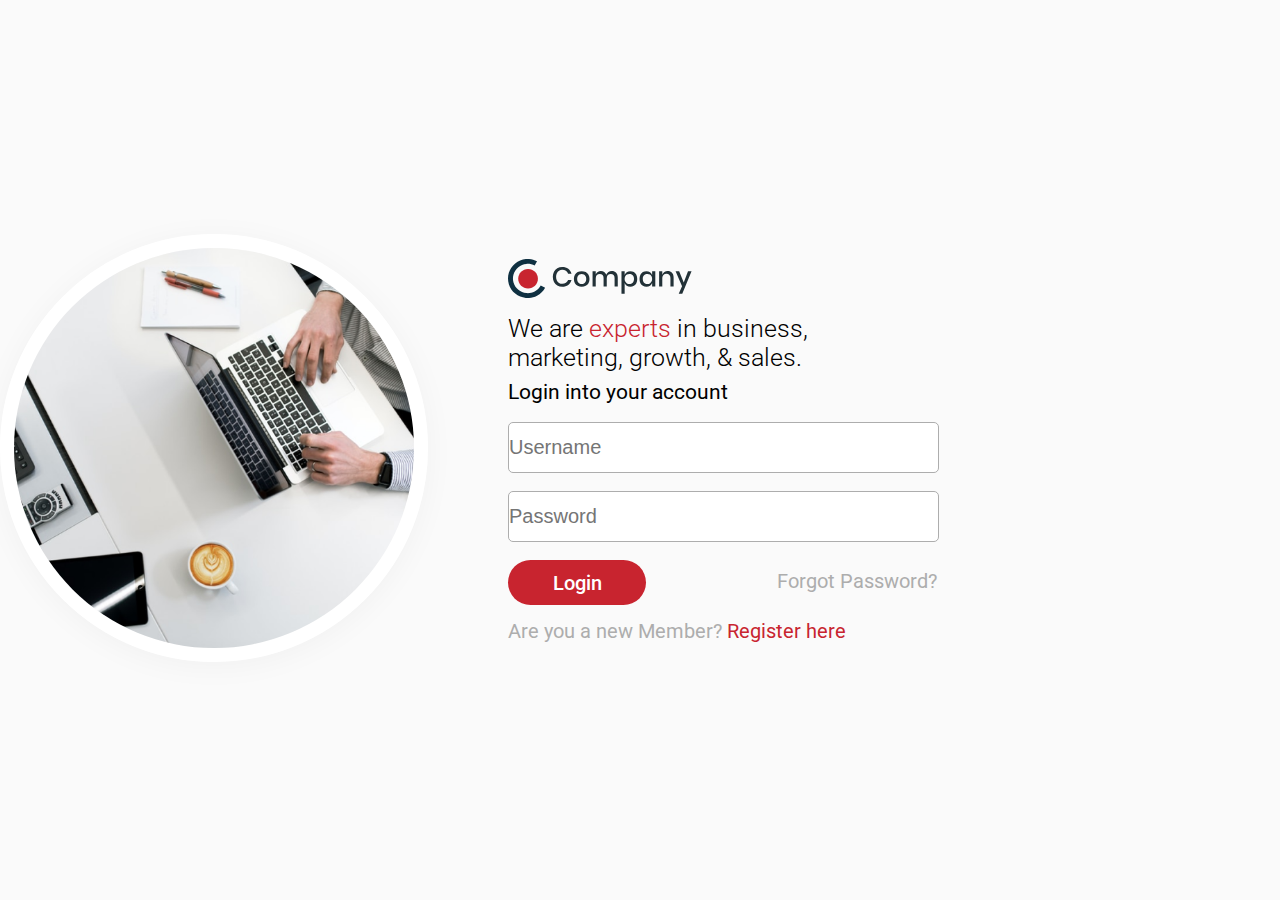
<file: js/index.html>
<!DOCTYPE html>
<html lang="en">

<head>
    <meta charset="UTF-8">
    <meta name="viewport" content="width=device-width, initial-scale=1.0">
    <title>Document</title>
    <link rel="stylesheet" href="../css/style.css">
    <!-- <link href="../css/bootstrap.min.css" crossorigin="anonymous"> -->
    <link href="https://cdn.jsdelivr.net/npm/bootstrap@5.3.0-alpha1/dist/css/bootstrap.min.css" rel="stylesheet" integrity="sha384-GLhlTQ8iRABdZLl6O3oVMWSktQOp6b7In1Zl3/Jr59b6EGGoI1aFkw7cmDA6j6gD" crossorigin="anonymous">
</head>

<body>
    <div class = "maincontainer">
        <div class="rowdesign">
            <div class = "mainimagediv">
                <img src = "../images/hero-image.png" class = "imagestyle"/>
            </div>
            <div>
                <div>
                    <div class="centerimage" style=""> <img src="../images/header-logo.svg" alt = "logo"  class = "imagelogodesign"/></div>
                    <h1 class = "companycontentdesign">We are <span style = "color:#C8242F;">experts</span> in business, <br>marketing, growth, & sales.</h1>
                    <p class = "logintext">Login into your account</p>
                    <form>
                        <input type="text" class="form-control" id="exampleInputEmail1" aria-describedby="emailHelp" placeholder="Username">
                        <input type="password" class="form-control" id="exampleInputEmail1" aria-describedby="emailHelp" placeholder="Password" id = "passworddesign">
                        <div class = "bottomformflex">
                            <button class = "buttondesign">
                             Login
                            </button>
                            <h1 class = "forgotdesign">
                                Forgot Password?
                            </h1>
                        </div>
                        <h1 class = "bottommostparagraphdesign">Are you a new Member?<span class = "bottomspan"> Register here</span></h1>
                    </form>
                </div>
            </div>
        </div>
    </div>
    <!-- <script src="./bootstrap.bundle.min.js" crossorigin="anonymous"></script> -->
    <script src="https://cdn.jsdelivr.net/npm/bootstrap@5.3.0-alpha1/dist/js/bootstrap.bundle.min.js" integrity="sha384-w76AqPfDkMBDXo30jS1Sgez6pr3x5MlQ1ZAGC+nuZB+EYdgRZgiwxhTBTkF7CXvN" crossorigin="anonymous"></script>
</body>

</html>
</file>
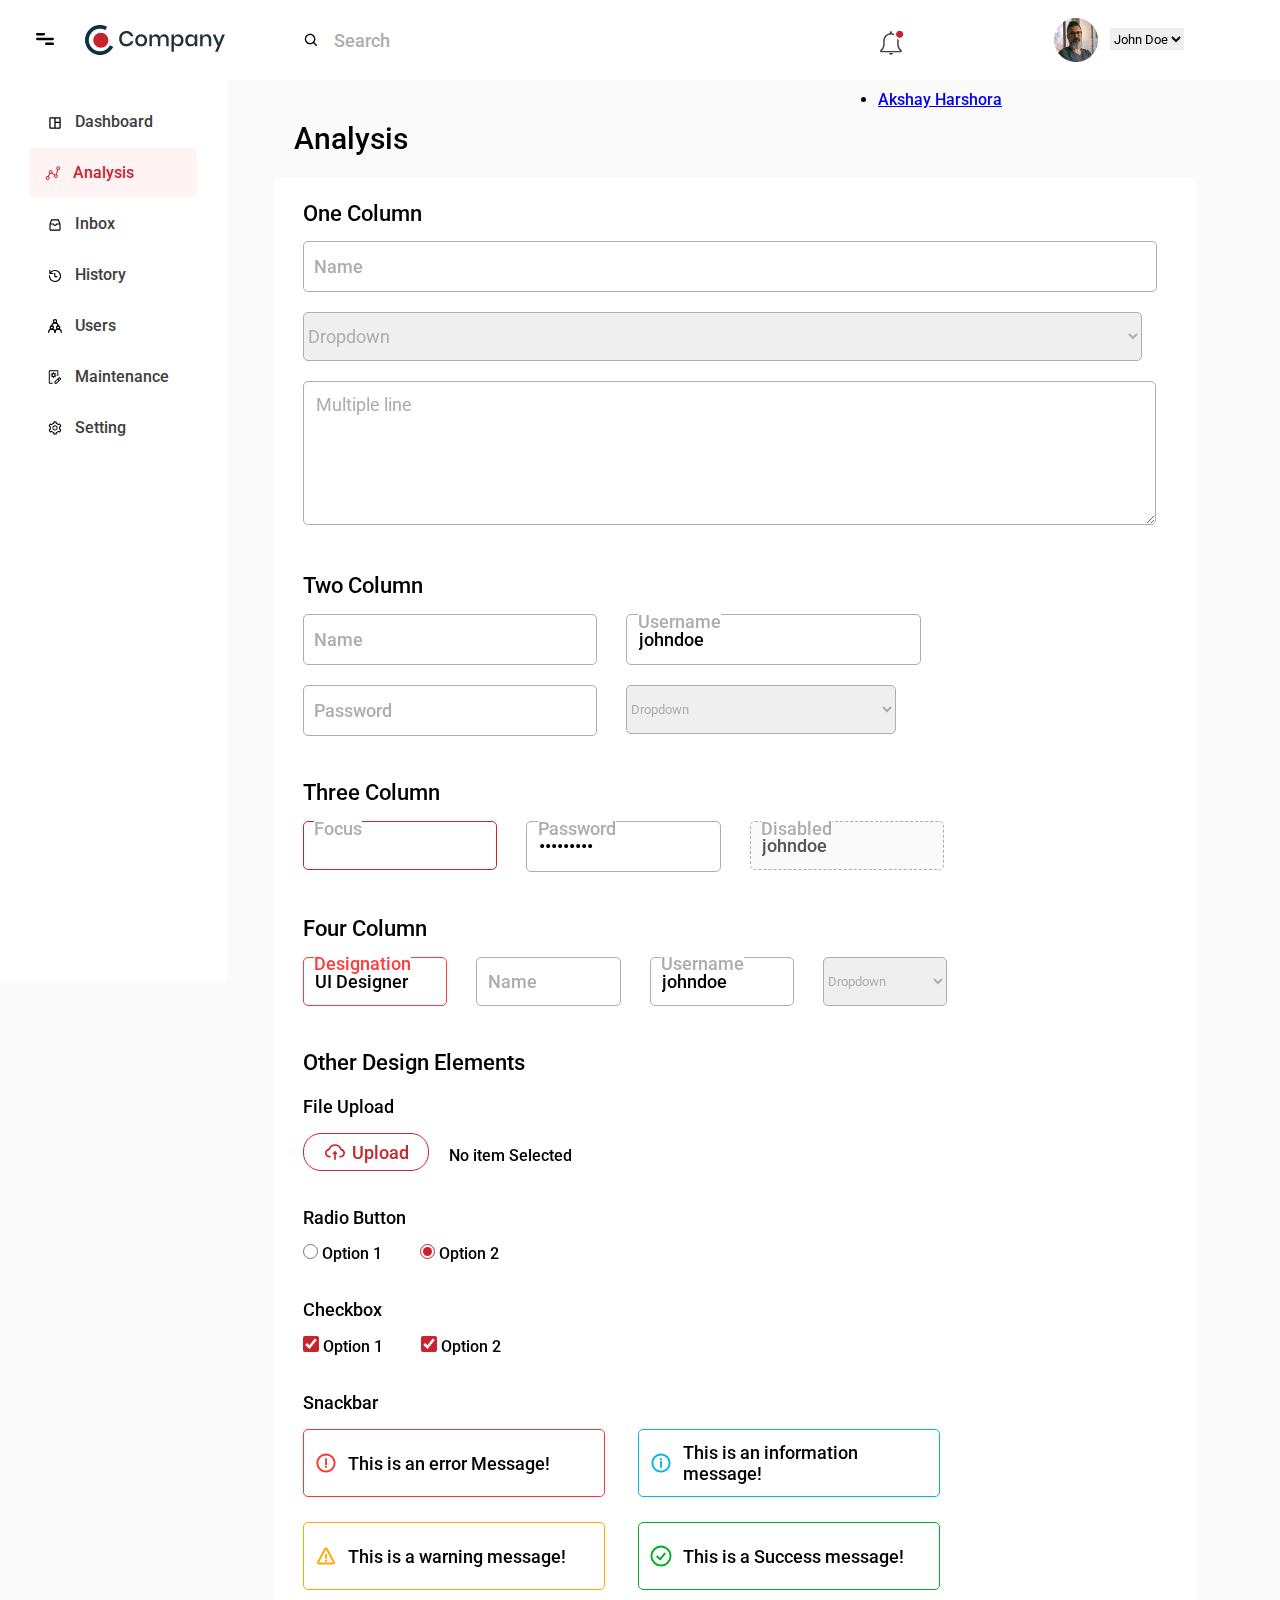
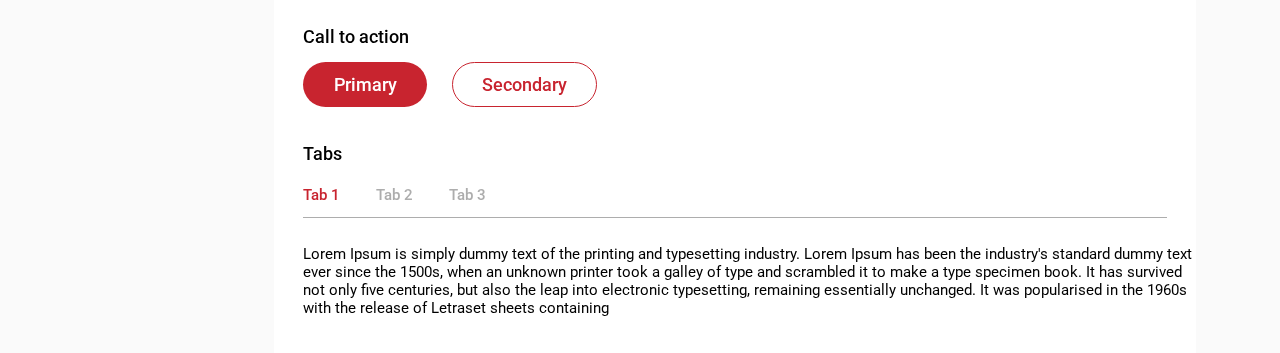
<file: js/analysis.html>
<!DOCTYPE html>
<html lang="en">

<head>
    <meta charset="UTF-8">
    <meta http-equiv="X-UA-Compatible" content="IE=edge">
    <meta name="viewport" content="width=device-width, initial-scale=1.0">
    <title>Document</title>
    <link href="https://cdn.jsdelivr.net/npm/bootstrap@5.3.0-alpha1/dist/css/bootstrap.min.css" rel="stylesheet"
        integrity="sha384-GLhlTQ8iRABdZLl6O3oVMWSktQOp6b7In1Zl3/Jr59b6EGGoI1aFkw7cmDA6j6gD" crossorigin="anonymous">
    <link rel="stylesheet" href="../css//analysis.css">

</head>

<body>
    <script type="text/javascript">

        let menustate = 0;
        function openclose() {
            let menu = document.getElementById("mysidebar");
            let analysis = document.getElementById("mainanalysisid");
            console.log(menu);
            //console.log(menu.classList);

            if (menustate == 0) {
                menustate = 1;
                if (menu.classList.contains("mysidebar2") || analysis.classList.contains("analysis2")) {
                    menu.classList.remove("mysidebar2");
                    analysis.classList.remove("analysis2");
                }
                menu.classList.add("mysidebar1");
                analysis.classList.add("analysis1");
            }
            else {
                menustate = 0;
                if (menu.classList.contains("mysidebar1") || analysis.classList.contains("analysis1")) {
                    menu.classList.remove("mysidebar1");
                    analysis.classList.remove("analysis1");
                }
                menu.classList.add("mysidebar2");
                analysis.classList.add("analysis2");
            }
        }
        function openclose1() {
            let menu = document.getElementById("mysidebar");
            let analysis = document.getElementById("mainanalysisid");
            console.log(menu);
            // console.log(menu.classList);


            if (menu.classList.contains("mysidebar2") || analysis.classList.contains("analysis2")) {
                menu.classList.remove("mysidebar2");
                analysis.classList.remove("analysis2");
            }
            menu.classList.add("mysidebar1");
            analysis.classList.add("analysis1");
            

        }
        function tab1click()
        {
           
                let tab1 = document.getElementById("tab1open")
                let tab2 = document.getElementById("tab2open")
                let tab3 = document.getElementById("tab3open")

                let tablink1 = document.getElementById("tab1")

                let tablink2 = document.getElementById("tab2")
                let tablink3 = document.getElementById("tab3")
                
                if(tab2.classList.contains('tab2display') || tab3.classList.contains('tab3display'))
                {
                    tab2.classList.remove("tab2display");
                    tab3.classList.remove("tab3display");
                    
                }
                tab1.classList.add("tab1display")
                
                tab2.classList.add("tab2remove")
                tab3.classList.add("tab3remove")
                tablink1.classList.add("tabred");
                tablink1.classList.remove("tabwhite");

                tablink2.classList.remove("tabred");
                tablink3.classList.remove("tabred");
    
                              
                
        }
        function tab2click()
        {
           
                let tab1 = document.getElementById("tab1open")
                let tab2 = document.getElementById("tab2open")
                let tab3 = document.getElementById("tab3open")
                let tablink1 = document.getElementById("tab1")

                let tablink2 = document.getElementById("tab2")
                let tablink3 = document.getElementById("tab3")
                if(tab1.classList.contains('tab1display') || tab3.classList.contains('tab3display'))
                {
                    tab1.classList.remove("tab1display");
                    tab3.classList.remove("tab3display");
                    
                }
                tablink1.classList.remove("defaultred")
                tablink1.classList.add("tabwhite");
                tab2.classList.add("tab2display")
                tab1.classList.add("tab1remove")
                tab3.classList.add("tab3remove")
                tab2.classList.remove("tab2hidden")
                tablink1.classList.remove("tabred");
                tablink2.classList.add("tabred");
                tablink3.classList.remove("tabred");
  
                
        }
        function tab3click()
        {
            
                let tab1 = document.getElementById("tab1open")
                let tab2 = document.getElementById("tab2open")
                let tab3 = document.getElementById("tab3open")
                let tablink1 = document.getElementById("tab1")

                let tablink2 = document.getElementById("tab2")
                let tablink3 = document.getElementById("tab3")
                if(tab1.classList.contains('tab1display') || tab2.classList.contains('tab2display'))
                {
                    tab1.classList.remove("tab1display");
                    tab2.classList.remove("tab2display");
                    
                }
                tablink1.classList.remove("defaultred")
                tablink1.classList.add("tabwhite");
                tab3.classList.add("tab3display")
                tab1.classList.add("tab1remove")
                tab2.classList.add("tab2remove")
                tab3.classList.remove("tab3hidden") 
                tablink1.classList.remove("tabred");
                tablink2.classList.remove("tabred");
                tablink3.classList.add("tabred");
               
                

        }
    </script>
    <div class="topnavbar">
        <div class="topleftnavbar">
            <a onclick="openclose()" style="cursor:pointer"><img src="../images/menu-bar.svg" class="menudesign" width="30px"
                    height="24px"></a>
            <!-- <img src="../images/header-logo.svg" class="logo" width="142px" height="30px"> -->

            <img src="../images/logo.svg" alt="logo" class="logo">
            <img src="../images/mobile-header-logo.svg" alt="logo" class="logo-mobile" style="display: none;">
            <img src="../images//search-icon.svg" class="searchicon">
            <input type="text" class="form-control searchwidth" id="exampleInputEmail1" aria-describedby="emailHelp"
                placeholder="Search" class="form-control" width="49px" height="21px"
                style="margin-top:30px;margin-left: 15px;">


        </div>
        <div class="toprightnavbar">
            <div class="dropdown">
                <button class=" dropdown-toggle" type="button" data-bs-toggle="dropdown"
                    style="border:none;background-color: #FFFF;width: 26px;height: 26px;">
                    <img src="../images/notification-icon.svg" class="notification">
                </button>
                <ul class="dropdown-menu">
                    <li><a class="dropdown-item" href="#">Akshay Harshora</a></li>

                </ul>
            </div>
            <img src="../images/profile.png" class="profile">
            <select class="dropdesign">
                <option value="John Doe">John Doe</option>
            </select>

        </div>
    </div>

    <div class="sidebar" id="mysidebar">
        <div class="eachsidemenu" id="dashmenu"><a href="../js/dashboard.html" class="link">
                <div style="display: flex;">
                    <img src="../images/dashboard-default.svg" width="16px" height="16px"
                        style="margin-left:47px;margin-top: 3px;"><span style="margin-left: 12px;">Dashboard</span>
                </div>
            </a></div>
        <div class="eachsidemenu" style="padding-top:17px;" id="analysismenu"><a href="../js/analysis.html" class="link"
                target="_top">
                <div style="display: flex;background-color:#FFF3F4;padding:15px;margin-left: 30px;margin-right:30px;"
                    id="analysislink"><img src="../images/graph-active.svg" width="16px" height="16px"
                        style="margin-top: 2px"><span style="margin-left: 12px;color:#C8242F;">Analysis</span></div>
            </a></div>
        <div class="eachsidemenu" id="inboxdesign" style="padding-top:17px"><a href="#" class="link">
                <div style="display: flex;"><img src="../images/inbox-default.svg" width="16px" height="16px"
                        style="margin-left: 47px;margin-top: 3px;"><span style="margin-left: 12px;">Inbox</span></div>
            </a></div>
        <div class="eachsidemenu"><a href="#" class="link">
                <div style="display: flex;"><img src="../images/clock-default.svg" width="16px" height="16px"
                        style="margin-left: 47px;margin-top: 2.6px;"><span style="margin-left: 12px;">History</span>
                </div>
            </a></div>
        <div class="eachsidemenu"><a href="#" class="link">
                <div style="display: flex;"><img src="../images//user-default.svg" width="16px" height="16px"
                        style="margin-left: 47px;margin-top: 2px;"><span style="margin-left: 12px;">Users</span></div>
            </a></div>
        <div class="eachsidemenu"><a href="#" class="link">
                <div style="display: flex;"><img src="../images/maintenance-default.svg" width="16px" height="16px"
                        style="margin-left: 47px;margin-top: 2px;"><span style="margin-left: 12px;">Maintenance</span>
                </div>
            </a></div>
        <div class="eachsidemenu"><a href="#" class="link">
                <div style="display: flex;"><img src="../images/setting-default.svg" width="16px" height="16px"
                        style="margin-left: 47px;margin-top: 2px;"><span style="margin-left: 12px;">Setting</span></div>
            </a></div>
    </div>
    <a onclick="openclose1()">
        <div class="mainanalysis" id="mainanalysisid">
            <p class="analysis">Analysis</p>
            <div class="formdesign">
                <p class="onecolumn">One Column</p>
                <!-- <input type="text" class="form-control" id="exampleInputEmail1" aria-describedby="emailHelp"
                placeholder="Name"> -->
                <div class="input-contain">
                    <input type="text" id="firstinput" name="fname" value="" aria-labelledby="placeholder-fname"
                        autocomplete="off">
                    <label class="placeholder-text" for="fname" id="placeholder-fname">
                        <div class="text">Name</div>
                    </label>
                </div>
                <select class="form-select" placeholder="Dropdown"
                    style="margin-top: 20px!important;color:#ADADAD;font-size: 18px;">
                    <option selected>Dropdown</option>
                    <!-- <option>Dropdown</option> -->
                </select>
                <textarea class="form-control1" id="exampleFormControlTextarea1" rows="3"
                    style="height:130px;width:1157px;margin-top: 20px!important;padding-left:12px;font-size:18px;padding-top:12px"
                    placeholder="Multiple line"></textarea>
                <p class="twocolumn">Two Column</p>
                <div style="display: flex;margin-top:16px" class="twocolumnflex">
                    <!-- <div>
                    <input type="text" class="form-control" id="exampleInputEmail1" aria-describedby="emailHelp"
                        placeholder="Name" style="width:563px;height:49px;margin-top: 0px!important" >
                </div> -->
                    <div class="input-contain2">
                        <input type="text" id="firstinput2" name="fname" value="" aria-labelledby="placeholder-fname"
                            autocomplete="off">
                        <label class="placeholder-text" for="fname" id="placeholder-fname">
                            <div class="text">Name</div>
                        </label>
                    </div>
                    <!-- <div>
                    <input type="text" class="form-control" id="exampleInputEmail1" aria-describedby="emailHelp"
                        placeholder="Username" style="width:563px;height:49px;margin-top: 0px!important">
                </div> -->
                    <div class="input-contain5">
                        <input type="text" id="firstinput5" name="fname" value="johndoe"
                            aria-labelledby="placeholder-fname" autocomplete="off">
                        <label class="placeholder-text" for="fname" id="placeholder-fname">
                            <div class="text">Username</div>
                        </label>
                    </div>

                </div>
                <div style="display: flex;margin-top:20px" class="twopassword">
                    <div class="input-contain6">
                        <input type="password" id="firstinput6" name="fname" value=""
                            aria-labelledby="placeholder-fname" autocomplete="off">
                        <label class="placeholder-text" for="fname" id="placeholder-fname">
                            <div class="text">Password</div>
                        </label>
                    </div>
                    <div>
                        <select class="form-select dropdownmargin twodrop" placeholder="Dropdown"
                            style="width:563px;height:49px;color:#ADADAD">
                            <option selected>Dropdown</option>
                        </select>
                    </div>
                </div>
                <p class="threecolumn">Three Column</p>
                <div style="display:flex;margin-top:16px;" class="threecolumnwidth">
                    <div class="input-contain3">
                        <input type="text" id="firstinput3" name="fname" value="" aria-labelledby="placeholder-fname"
                            autocomplete="off" autofocus="autofocus">
                        <label class="placeholder-text" for="fname" id="placeholder-fname">
                            <div class="text">Focus</div>
                        </label>
                    </div>
                    <div class="input-contain7">
                        <input type="password" id="firstinput7" name="fname" value="123456789"
                            aria-labelledby="placeholder-fname" autocomplete="off">
                        <label class="placeholder-text" for="fname" id="placeholder-fname">
                            <div class="text">Password</div>
                        </label>
                    </div>
                    <div class="input-contain3">
                        <input type="text" id="firstinput3" name="fname" value="johndoe"
                            aria-labelledby="placeholder-fname" style="border: 1px dashed #ADADAD!important;"
                            autocomplete="off" disabled>
                        <label class="placeholder-text" for="fname" id="placeholder-fname">
                            <div class="text"><span style="color:#ADADAD">Disabled</span></div>
                        </label>
                    </div>
                </div>
                <p class="threecolumn">Four Column</p>
                <div style="display:flex;margin-top:16px;" class="fourcolumnwidth">
                    <div class="input-contain4">
                        <input type="text" class="" id="firstinput4" name="fname" value="UI Designer"
                            aria-labelledby="placeholder-fname" autocomplete="off" autofocus="autofocus">
                        <label class="placeholder-text" for="fname" id="placeholder-fname">
                            <div class="text"><span style="color:#FF3B3B">Designation</span></div>
                        </label>
                    </div>

                    <div class="input-contain8">
                        <input type="text" id="firstinput8" name="fname" value="" aria-labelledby="placeholder-fname"
                            autocomplete="off">
                        <label class="placeholder-text" for="fname" id="placeholder-fname">
                            <div class="text">Name</div>
                        </label>
                    </div>
                    <div class="input-contain9">
                        <input type="text" id="firstinput9" name="fname" value="johndoe"
                            aria-labelledby="placeholder-fname" autocomplete="off">
                        <label class="placeholder-text" for="fname" id="placeholder-fname">
                            <div class="text">Username</div>
                        </label>
                    </div>
                    <div>
                        <select class="form-select dropdownmargin fourdrop" placeholder="Dropdown"
                            style="width:266px;height:49px;margin-top: 0px;color:#ADADAD">
                            <option selected>Dropdown</option>
                        </select>
                    </div>
                </div>
                <!-- <div style="display: flex;">
            <p style="margin-left:47px;margin-top:10px;margin-bottom:0px!important;color:#FF3B3B;font-size:12px;font-weight:400!important">Enter valid data</p>
              <p style="margin-top:10px;margin-bottom:0px!important;margin-left:211px;font-size:12px;font-weight:400!important;">Enter your full Name as per ID</p>
            </div> -->
                <p class="threecolumn">Other Design Elements</p>

                <p class="filetext">File Upload</p>
                <!-- <div style="display:flex;margin-top:16px;"> -->
                <!-- <label for="myfile" class="btn">Select Image</label> -->

                <input type="file" id="myfile" name="myfile" class="filedesign">
                <label for="myfile" class="forfile">
                    <div style="display: flex;align-items: center;">
                        <div class="Upload"><img src="../images/cloud-upload-icon.svg" style="margin-right: 5px;"
                                width="24px" height="24px">Upload</div>
                        <div style="margin-left: 20px;margin-top: 22px;pointer-events: none;">No item Selected</div>
                    </div>
                </label>

                <p class="radiotext">Radio Button</p>
                <div style="display: flex;margin-top: 16px;margin-left: 29px;">
                    <div class="form-check form-check-inline">
                        <input type="radio" name="option1" id="opt1" value="opt1">
                        <label class="form-check-label" for="opt1">
                            Option 1
                        </label>
                    </div>
                    <div class="form-check form-check-inline" style="margin-left:38px">
                        <input type="radio" name="option1" id="opt2" value="opt2" checked>
                        <label class="form-check-label" for="opt2">
                            Option 2
                        </label>
                    </div>
                </div>
                <p class="radiotext">Checkbox</p>
                <div style="display: flex;margin-top: 16px;margin-left: 29px;">
                    <div class="form-check form-check-inline">
                        <input type="checkbox" name="checkbox1" id="checkbox1" value="checkbox1" checked>

                        <label class="form-check-label" for="checkbox1">
                            Option 1
                        </label>
                    </div>
                    <div class="form-check" style="margin-left:38px">
                        <input type="checkbox" name="checkbox2" id="checkbox2" value="checkbox2" checked>

                        <label class="form-check-label" for="checkbox22">
                            Option 2
                        </label>
                    </div>
                </div>
                <p class="radiotext">Snackbar</p>
                <div style="display: flex;" class="snack1">
                    <div class="errormsg" style="margin-top:16px;width:563px;height:44px;display: flex;align-items: center;margin-left: 29px;border: 1px solid #FF3535;
                border-radius: 5px;"><img src="../images/error-icon.svg" width="24px" height="24px"
                            style="margin-left: 10px;margin-right: 10px;"><span style="font-size: 18px;">This is an
                            error
                            Message!</span></div>
                    <div class="infomsg" style="margin-left:33px;margin-top: 16px;width: 563px;height: 44px;display: flex;align-items: center;border: 1px solid #00B9E1;
                border-radius: 5px;"><img src="../images/info-icon.svg" width="24px" height="24px"
                            style="margin-left: 10px;margin-right: 10px;"><span style="font-size: 18px;">This is an
                            information message!</span></div>
                </div>
                <div style="display: flex;" class="snack2">
                    <div class="warnmsg" style="margin-top: 25px;width:563px;height:44px;display: flex;align-items: center;margin-left: 29px;border: 1px solid #FFA800;
                border-radius: 5px;"><img src="../images/warning-icon.svg" width="24px" height="24px"
                            style="margin-left: 10px;margin-right: 10px;"><span style="font-size: 18px;">This is a
                            warning
                            message!</span></div>
                    <div class="successmsg" style="margin-left: 33px;margin-top: 25px;width:563px;height:44px;display: flex;align-items: center;border: 1px solid #00AF27;
                border-radius: 5px;"><img src="../images/success-icon.svg" width="24px" height="24px"
                            style="margin-left: 10px;margin-right: 10px;"><span style="font-size: 18px;">This is a
                            Success
                            message!</span></div>
                </div>
                <p class="radiotext">Call to action</p>
                <button
                    style="border-radius:23px;background-color: #C8242F;color:#FFFF;width: 124px;height: 45px;margin-left: 29px;border: none;margin-top: 15px;"
                    class="family">Primary</button>
                <button
                    style="border-radius:23px;background-color: #FFFF;color:#C8242F;width: 145px;height: 45px;margin-left: 21px;border: 1px solid #C8242F;margin-top: 15px;"
                    class="family">Secondary</button>
                <p class="radiotext">Tabs</p>
                <div style="display: flex;border-bottom: 1px solid #ADADAD;margin-left: 29px;margin-right: 29px;padding-bottom: 13px;margin-top: 21px;"
                    class="tabwidth">
                    <div><a style="text-decoration: none;font-size: 15px;cursor: pointer;" id = "tab1" onclick="tab1click()" class = "defaultred">Tab 1</a></div>
                    <div style="margin-left:36px;"><a
                            style="text-decoration: none;font-size: 15px;cursor: pointer;color: #ADADAD" id="tab2" onclick="tab2click()">Tab 2</a></div>
                    <div style="margin-left:36px;"><a style="text-decoration: none;font-size: 15px;cursor: pointer;color: #ADADAD" id = "tab3" onclick = "tab3click()">Tab 3</a></div>
                </div>
                <div style="margin-top:27px;margin-left: 29px;padding-bottom: 36px;font-size: 15px;font-weight: 400;"
                    class="tabwidthcontent" id = "tab1open">
                    Lorem Ipsum is simply dummy text of the printing and typesetting industry. Lorem Ipsum has been the
                    industry's standard dummy text ever since the 1500s, when an unknown printer took a galley of type
                    and scrambled it to make a type specimen book. It has survived not only five centuries, but also the
                    leap into electronic typesetting, remaining essentially unchanged. It was popularised in the 1960s
                    with the release of Letraset sheets containing
                </div>
                <div style="margin-top:27px;margin-left: 29px;padding-bottom: 36px;font-size: 15px;font-weight: 400;"
                    class="tabwidthcontent tab2hidden" id = "tab2open">
                    akshay
                </div>
                <div style="margin-top:27px;margin-left: 29px;padding-bottom: 36px;font-size: 15px;font-weight: 400;"
                    class="tabwidthconten tab3hidden" id = "tab3open">
                   harshora
                   <!-- //sdfg -->
                </div>
            </div>
        </div>
    </a>
    </div>
    <script type="text/javascript">
        let input_element = document.getElementById("firstinput");
        let input_element2 = document.getElementById("firstinput2");
        let input_element3 = document.getElementById("firstinput3");
        let input_element4 = document.getElementById("firstinput4");
        let input_element5 = document.getElementById("firstinput5");
        let input_element6 = document.getElementById("firstinput6");
        let input_element7 = document.getElementById("firstinput7");
        let input_element8 = document.getElementById("firstinput8");
        let input_element9 = document.getElementById("firstinput9");

        input_element.addEventListener("keyup", () => {
            input_element.setAttribute("value", input_element.value);

        })
        input_element2.addEventListener("keyup", () => {
            input_element2.setAttribute("value", input_element2.value);

        })
        input_element3.addEventListener("keyup", () => {
            input_element3.setAttribute("value", input_element3.value);

        })
        input_element4.addEventListener("keyup", () => {
            input_element4.setAttribute("value", input_element4.value);

        })
        input_element5.addEventListener("keyup", () => {
            input_element5.setAttribute("value", input_element5.value);

        })
        input_element6.addEventListener("keyup", () => {
            input_element6.setAttribute("value", input_element6.value);

        })
        input_element7.addEventListener("keyup", () => {
            input_element7.setAttribute("value", input_element7.value);

        })
        input_element8.addEventListener("keyup", () => {
            input_element8.setAttribute("value", input_element8.value);

        })
        input_element9.addEventListener("keyup", () => {
            input_element9.setAttribute("value", input_element9.value);

        })
    </script>
    <script src="https://cdn.jsdelivr.net/npm/bootstrap@5.3.0-alpha1/dist/js/bootstrap.bundle.min.js"
        integrity="sha384-w76AqPfDkMBDXo30jS1Sgez6pr3x5MlQ1ZAGC+nuZB+EYdgRZgiwxhTBTkF7CXvN"
        crossorigin="anonymous"></script>
</body>

</html>
</file>
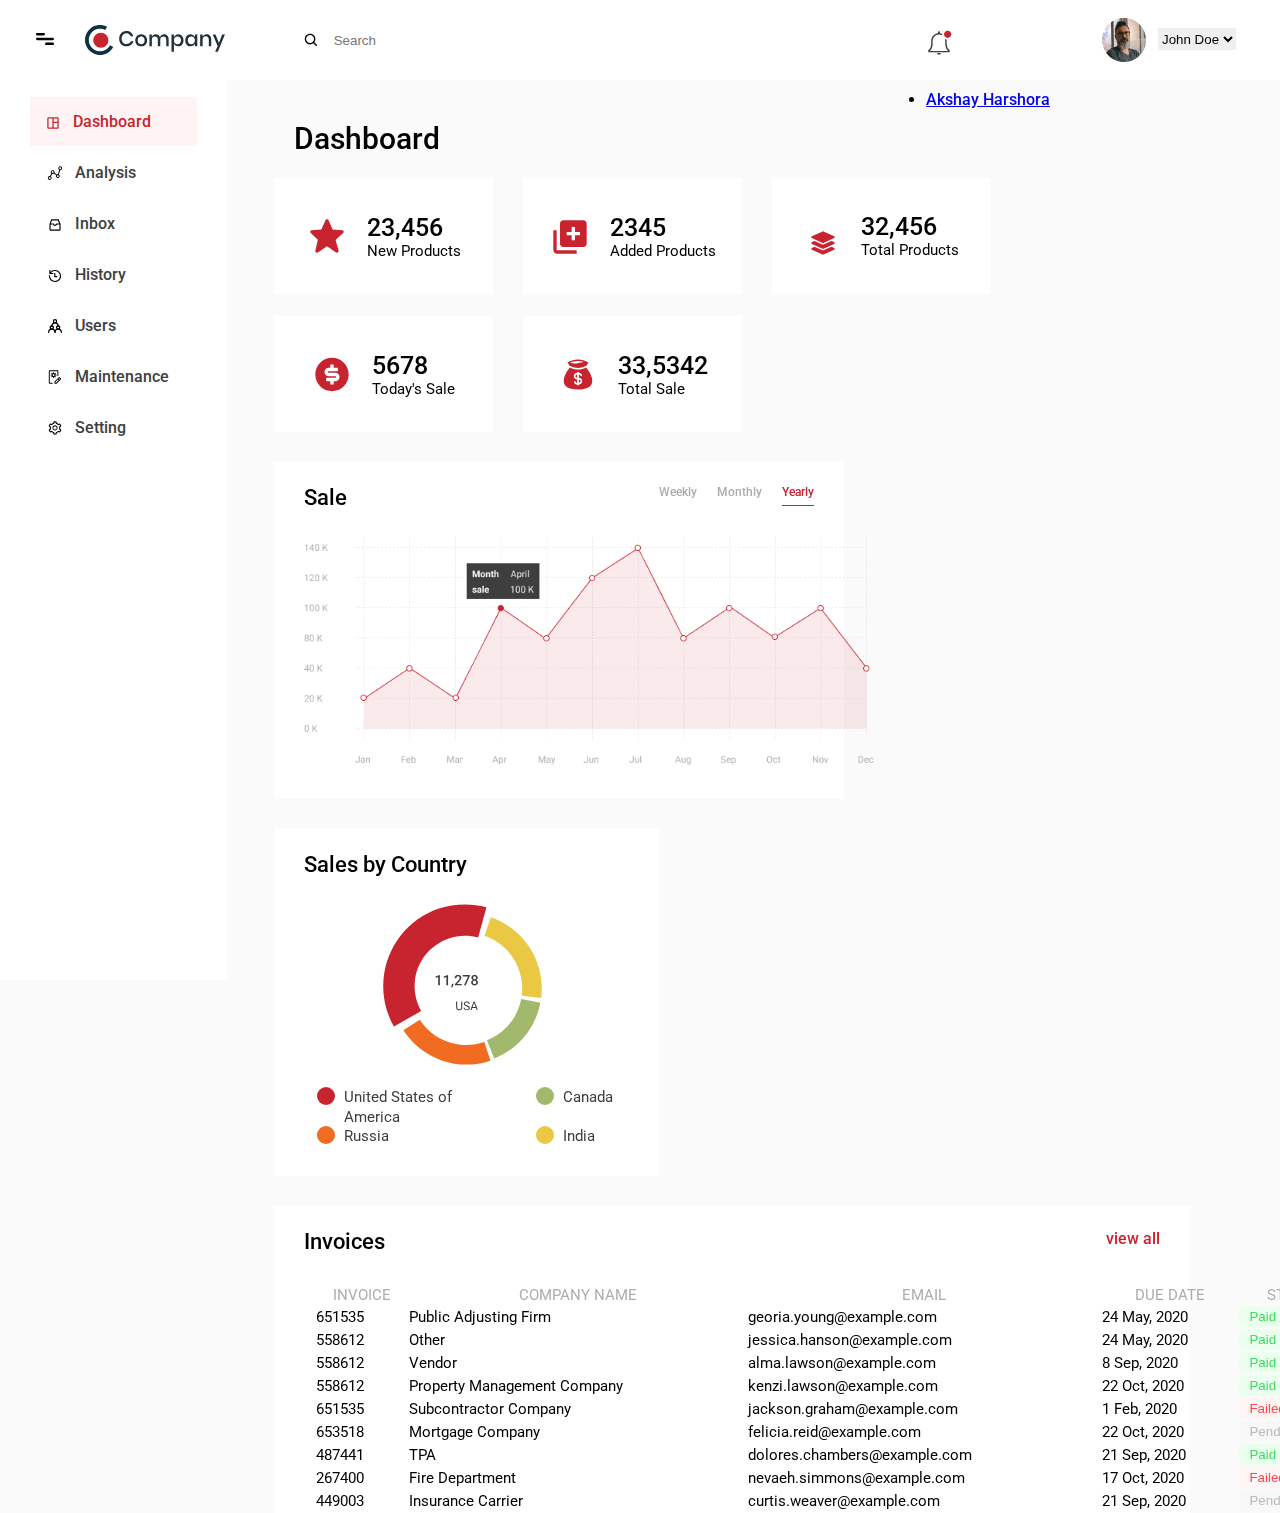
<file: js/dashboard.html>
<!DOCTYPE html>
<html lang="en">

<head>
    <meta charset="UTF-8">
    <meta name="viewport" content="width=device-width, initial-scale=1.0">
    <title>Document</title>
    <link href="https://cdn.jsdelivr.net/npm/bootstrap@5.3.0-alpha1/dist/css/bootstrap.min.css" rel="stylesheet"
        integrity="sha384-GLhlTQ8iRABdZLl6O3oVMWSktQOp6b7In1Zl3/Jr59b6EGGoI1aFkw7cmDA6j6gD" crossorigin="anonymous">
    <link rel="stylesheet" href="../css/dashboardstyle.css">


<body>
    <script type = "text/javascript">
        
        let menustate = 0; 
        function openclose()
        {
            let menu = document.getElementById("mysidebar");
             let dashboard = document.getElementById("maindashboardid");
             console.log(menu);
        // console.log(menu.classList);
     
        if(menustate == 0)
        {
            menustate = 1;
            if(menu.classList.contains("mysidebar2")|| dashboard.classList.contains("dashboard2"))
            {
                menu.classList.remove("mysidebar2");
                dashboard.classList.remove("dashboard2");
            }
            menu.classList.add("mysidebar1");
            dashboard.classList.add("dashboard1");
        }
        else
        {
            menustate = 0;
            if(menu.classList.contains("mysidebar1")|| dashboard.classList.contains("dashboard1"))
            {
                menu.classList.remove("mysidebar1");
                dashboard.classList.remove("dashboard1");
            }
            menu.classList.add("mysidebar2");
            dashboard.classList.add("dashboard2");
        }
        }
        
        function openclose1()
        {
            let menu = document.getElementById("mysidebar");
             let analysis = document.getElementById("maindashboardid");
             console.log(menu);
        // console.log(menu.classList);
     
       
            if(menu.classList.contains("mysidebar2")|| analysis.classList.contains("dashboard2"))
            {
                menu.classList.remove("mysidebar2");
                analysis.classList.remove("dashboard2");
            }
            menu.classList.add("mysidebar1");
            analysis.classList.add("dashboard1");
        
     
    }
    </script>
    <div class="topnavbar">
        <div class="topleftnavbar">
            <a onclick="openclose()" style="cursor: pointer;"><img src="../images/menu-bar.svg" class="menudesign" width="30px" height="24px"></a>
            <img src="../images/logo.svg" alt="logo" class="logo" >
            <img src="../images/mobile-header-logo.svg" alt="logo" class="logo-mobile" style="display: none;">
            <img src="../images//search-icon.svg" class="searchicon">
            <input type="text" class="form-control" id="exampleInputEmail1" aria-describedby="emailHelp"
                placeholder="Search" class="search-control" width = "49px" height="21px">


        </div>
        <div class="toprightnavbar">
            <div class="dropdown" >
                <button class=" dropdown-toggle" type="button" data-bs-toggle="dropdown" style="border:none;background-color: #FFFF;width: 26px;height: 26px;">
                    <img src="../images/notification-icon.svg" class="notification">
                </button>
                <ul class="dropdown-menu">
                    <li><a class="dropdown-item" href="#">Akshay Harshora</a></li>
              
                </ul>
            </div>
            <img src="../images/profile.png" class="profile">
            <select class="dropdesign">
                <option value="John Doe">John Doe</option>
            </select>

        </div>
    </div>

    <div class="sidebar" id = "mysidebar">
        <div class="eachsidemenu" style="padding-top: 17px;" id = "dashmenu"><a href="#" class="link">
                <div style="background-color:#FFF3F4;padding:15px;margin-left: 30px;margin-right:30px;display: flex;" id = "dashlink">
                    <img src="../images/dashboard-active.svg" width="16px" height="16px" style="margin-top: 3px;"><span
                        style="margin-left: 12px;color:#C8242F;">Dashboard</span></div>
            </a></div>
        <div class="eachsidemenu" style="padding-top:17px;" id = "analysismenu"><a href="../js/analysis.html" class="link" target="_top">
                <div style="display: flex;"><img src="../images/graph-default.svg" width="16px" height="16px"
                        style="margin-left: 47px;margin-top: 2px"><span style="margin-left: 12px;">Analysis</span></div>
            </a></div>
        <div class="eachsidemenu"><a href="#" class="link">
                <div style="display: flex;"><img src="../images/inbox-default.svg" width="16px" height="16px"
                        style="margin-left: 47px;margin-top: 3px;"><span style="margin-left: 12px;">Inbox</span></div>
            </a></div>
        <div class="eachsidemenu"><a href="#" class="link">
                <div style="display: flex;"><img src="../images/clock-default.svg" width="16px" height="16px"
                        style="margin-left: 47px;margin-top: 2.6px;"><span style="margin-left: 12px;">History</span></div>
            </a></div>
        <div class="eachsidemenu"><a href="#" class="link">
                <div style="display: flex;"><img src="../images//user-default.svg" width="16px" height="16px"
                        style="margin-left: 47px;margin-top: 2px;"><span style="margin-left: 12px;">Users</span></div>
            </a></div>
        <div class="eachsidemenu"><a href="#" class="link">
                <div style="display: flex;"><img src="../images/maintenance-default.svg" width="16px" height="16px"
                        style="margin-left: 47px;margin-top: 2px;"><span style="margin-left: 12px;">Maintenance</span></div>
            </a></div>
        <div class="eachsidemenu"><a href="#" class="link">
                <div style="display: flex;"><img src="../images/setting-default.svg" width="16px" height="16px"
                        style="margin-left: 47px;margin-top: 2px;"><span style="margin-left: 12px;">Setting</span></div>
            </a></div>
    </div>
   <a onclick="openclose1()"> <div class="maindashboard" id = "maindashboardid">
        <p class="dash">Dashboard</p>
        <div class="cards">
            <div class="card1">
                <div style="display: flex;display: flex;align-items: center;justify-content: center;">
                    <div style="display: flex;">
                        <img src="../images/star.svg" style="margin-bottom: 1px;">
                        <div style="margin-left: 20px;">
                            <p class="bigfont">23,456</p>
                            <p class="smallfont">New Products</p>
                        </div>
                    </div>
                    <div>

                    </div>
                </div>
            </div>
            <div class="card2">
                <div style="display: flex;align-items: center;justify-content: center;">
                    <div style="display: flex;">
                        <img src="../images/new-product.svg" style="margin-top: 1px;">
                        <div style="margin-left: 20px;">
                            <p class="bigfont">2345</p>
                            <p class="smallfont">Added Products</p>
                        </div>
                    </div>
                    <div></div>
                </div>
            </div>
            <div class="card3">
                <div style="display: flex;align-items: center;justify-content: center;">
                    <div style="display: flex;">
                        <img src="../images/total-product.svg" width="36px" height="36px" style="margin-top: 13px;">
                        <div style="margin-left: 20px;">
                            <p class="bigfont">32,456</p>
                            <p class="smallfont">Total Products</p>
                        </div>
                    </div>
                    <div></div>
                </div>
            </div>
            <div class="card4">
                <div style="display: flex;align-items: center;justify-content: center;">
                    <div style="display: flex;">
                        <img src="../images/dollar-filled.svg">
                        <div style="margin-left: 20px;">
                            <p class="bigfont">5678</p>
                            <p class="smallfont">Today's Sale</p>
                        </div>
                    </div>
                    <div></div>
                </div>
            </div>
            <div class="card5">
                <div style="display: flex;align-items: center;justify-content: center;">
                    <div style="display: flex;">
                        <img src="../images/money-bag.svg">
                        <div style="margin-left: 20px;">
                            <p class="bigfont">33,5342</p>
                            <p class="smallfont">Total Sale</p>
                        </div>
                    </div>
                    <div></div>
                </div>
            </div>
        </div>
         <div class="graph">
            <div class="leftgraph">
                <div style="display: flex;justify-content: space-between;">
                    <div>
                            <p class = "styleforsale">Sale</p>
                    </div>
                    <div>
                        <div style="display: flex;">
                            <a href = "#" class = "time" id = "w"><p style="padding-top: 23px;font-size:12px;margin-bottom: 27px!important;">Weekly</p></a>
                            <a href = "#" class = "time" id = "m"><p style="padding-top: 23px;font-size:12px;margin-bottom: 27px!important;">Monthly</p></a>
                            <a href = "#" class = "time" id = "y"><p style="padding-top: 23px;font-size:12px;color:#C8242F;margin-bottom: 27px!important;">Yearly</p></a>
                        </div>
                    </div>
                </div>
                <img src="../images/data-graph.png" class = "dataimage">
            </div>
            
            <div class="rightgraph">
              <div class="rightcenter">
                <p class = "styleforcountry">Sales by Country</p>
                <div style="display: flex;align-items: center;justify-content: center;">
                <img src="../images/pie-chart.svg" class = "piechart">
                </div>
                <div class="color1">
                    <div class="color-cont1">
                        <div style="display: flex;">
                        <div class="r"></div>
                        <div class="n1">United States of America</div>
                        </div>
                        <div style="display: flex;">
                        <div class="g"></div>
                        <div class="n2">Canada</div>
                        </div>
                    </div>
                </div>
                <div class="color2">
                    <div class="color-cont2">
                        <div style="display: flex;">
                        <div class="o"></div>
                        <div class="n3">Russia</div>
                        </div>
                        <div style="display: flex;">
                        <div class="y"></div>
                        <div class="n4">India</div>
                        </div>
                    </div>
                </div>
            </div>
            </div>
            </div>
            <div class = "tabledata table-responsive">
                <div style="display: flex;justify-content: space-between;">
                    
                <p class = "styleforinvoices">Invoices</p>
                <p style="margin-bottom: 0px!important;padding-right: 30px;
                padding-top: 23px;" class = "viewall"><a style="text-decoration: none;color:#C8242F">view all</a></p>
                </div>
            <table class="table" id="tab" style="margin-left: 40px;margin-right: 40px;">
                <thead>
                    <tr>
                        <th scope="col" class="tablefirst">INVOICE</th>
                        <th scope="col" class="tablefirst">COMPANY NAME</th>
                        <th scope="col" class="tablefirst">EMAIL</th>
                        <th scope="col" class="tablefirst">DUE DATE</th>
                        <th scope="col" class="tablefirst">STATUS</th>
                        <th scope="col"  class="tablefirst">AMOUNT</th>
    
                    </tr>
                </thead>
                <tbody>
                    <tr>
                        <td>651535</td>
                        <td>Public Adjusting Firm</td>
                        <td>georia.young@example.com</td>
                        <td>24 May, 2020</td>
                        <td><button class = "btndesignpaid">Paid</button></td>
                        <td>$47,800</td>
    
                    </tr>
                    <tr>
                        <td>558612</td>
                        <td>Other</td>
                        <td>jessica.hanson@example.com</td>
                        <td>24 May, 2020</td>
                        <td><button class = "btndesignpaid">Paid</button></td>
                        <td>$98,000</td>
                    </tr>
                    <tr>
                        <td>558612</td>
                        <td>Vendor</td>
                        <td>alma.lawson@example.com</td>
                        <td>8 Sep, 2020</td>
                        <td><button class = "btndesignpaid">Paid</button></td>
                        <td>$20,900</td>
                    </tr>
                    <tr>
                        <td>558612</td>
                        <td>Property Management Company</td>
                        <td>kenzi.lawson@example.com</td>
                        <td>22 Oct, 2020</td>
                        <td><button class = "btndesignpaid">Paid</button></td>
                        <td>$10,570</td>
                    </tr>
                    <tr>
                        <td>651535</td>
                        <td>Subcontractor Company</td>
                        <td>jackson.graham@example.com</td>
                        <td>1 Feb, 2020</td>
                        <td><button class = "btndesignfail">Failed</button></td>
                        <td>$10,200</td>
                    </tr>
                    <tr>
                        <td>653518</td>
                        <td>Mortgage Company</td>
                        <td>felicia.reid@example.com</td>
                        <td>22 Oct, 2020</td>
                        <td><button class = "btndesignpending">Pending</button></td>
                        <td>$12,600</td>
                    </tr>
                    <tr>
                        <td>487441</td>
                        <td>TPA</td>
                        <td>dolores.chambers@example.com</td>
                        <td>21 Sep, 2020</td>
                        <td><button class = "btndesignpaid">Paid</button></td>
                        <td>$11,170</td>
                    </tr>
                    <tr>
                        <td>267400</td>
                        <td>Fire Department</td>
                        <td>nevaeh.simmons@example.com</td>
                        <td>17 Oct, 2020</td>
                        <td><button class = "btndesignfail">Failed</button></td>
                        <td>$28,000</td>
                    </tr>
                    <tr>
                        <td>449003</td>
                        <td>Insurance Carrier</td>
                        <td>curtis.weaver@example.com</td>
                        <td>21 Sep, 2020</td>
                        <td><button class = "btndesignpending">Pending</button></td>
                        <td>$10,000</td>
                    </tr>
                </tbody>
            </table>
            </div>
        </div> </a>
        
        

     
    </div>
    <script src="https://cdn.jsdelivr.net/npm/bootstrap@5.3.0-alpha1/dist/js/bootstrap.bundle.min.js"
        integrity="sha384-w76AqPfDkMBDXo30jS1Sgez6pr3x5MlQ1ZAGC+nuZB+EYdgRZgiwxhTBTkF7CXvN"
        crossorigin="anonymous"></script>
</body>

</html>
</file>
<file: css/style.css>
@import url('https://fonts.googleapis.com/css2?family=Open+Sans&family=Roboto:wght@300;400&display=swap');
*
{
    margin:0;
    padding: 0;
}
.imagestyle {
    border-radius: 50%;
    box-shadow: 0px 4px 31px #0000000A;
    border: 20px solid #FFFFFF;
    width:576px; 
    height:576px;
}

body {
    background-color: #FAFAFA!important;


}
.maincontainer
{
    width:1560px;
    height:720px;
    display: flex;
    justify-content: center;
    align-items: center;
    flex-wrap: wrap;

}
.companycontentdesign {
    margin-top: 19px;
    letter-spacing: 0px;
    font-size: 40px;
    margin-left: 163px;
    
    font-family: 'Roboto';
    font-weight: 300;
    margin-bottom:0px!important;
    
}

.imagelogodesign {
    margin-left: 164px;
    width : 272px;
    height : 58px;
}

.logintext {
    margin-left: 163px;
    font-size: 25px;
    margin-top: 32px;
    font-family: 'Roboto';
    font-weight:400;
    margin-bottom: 0px!important;
}

.form-control {
    width: 429px !important;
    height: 49px;
    margin-left: 163px;
    margin-top: 23px;
    border: 1px solid #ADADAD!important;
    border-radius: 5px!important;
}

.passworddesign {
    width: 429px !important;
    margin-top: 27px !important;
    height: 49px !important;
    border: 1px solid #ADADAD!important;
    border-radius: 5px!important;
}

.buttondesign {
    border-radius: 23px;
    margin-left: 163px;
    margin-top: 30px;
    width: 138px;
    height: 45px;
    background: #C8242F;
    color: #FFFFFF;
    border: none;
    font-size: 18px;
    opacity: 1;
    font-family: 'Roboto';
    font-weight:500;
}

.forgotdesign {
    color: #ADADAD;
    font-size: 15px;
    margin-top: 43px;
    font-family: 'Roboto';
    font-weight: 400;
    margin-bottom: 0px!important;
}

.bottomformflex {
    width: 592px;
    display: flex;
    justify-content: space-between;
}

.rowdesign {

    display: flex;
    align-items: center;
    justify-content: center;
    

}

.bottommostparagraphdesign {
    font-size: 15px;
    color: #ADADAD;
    margin-top: 34px;
    margin-left: 163px;
    font-family: 'Roboto';
    font-weight:400;
    margin-bottom: 0px!important;
}

.bottomspan {
    color: #C8242F;

}

 @media screen and (max-width: 1023px) {
    .companycontentdesign {
        margin-top: 19px;
        letter-spacing: 0px;
        font-size: 43px;
        margin-left: 163px;
        
        font-family: 'Roboto';
        font-weight: 300;
        margin-bottom:0px!important;
        
    }
    .logintext {
        margin-left: 163px;
        font-size: 30px;
        margin-top: 32px;
        font-family: 'Roboto';
        font-weight:400;
        margin-bottom: 0px!important;
    }
    .buttondesign {
        border-radius: 23px;
        margin-left: 163px;
        margin-top: 30px;
        width: 138px;
        height: 45px;
        background: #C8242F;
        color: #FFFFFF;
        border: none;
        font-size: 21px;
        opacity: 1;
        font-family: 'Roboto';
        font-weight:500;
    }
    .forgotdesign {
        color: #ADADAD;
        font-size: 21px;
        margin-top: 43px;
        font-family: 'Roboto';
        font-weight: 400;
        margin-bottom: 0px!important;
    }
    .bottommostparagraphdesign {
        font-size: 21px;
        color: #ADADAD;
        margin-top: 34px;
        margin-left: 163px;
        font-family: 'Roboto';
        font-weight:400;
        margin-bottom: 0px!important;
    }
    .imagelogodesign {
        margin-left: 164px;
        width : 275px;
        height : 61px;
    }
    .form-control
    {
        font-size: 21px!important;
        
    }   

}

@media screen and (min-width:1024px) and (max-width: 1439px) {
    .bottomformflex {
        width: 509px;
        display: flex;
        justify-content: space-between;
    }
    .companycontentdesign {
        margin-top: 10px;
        letter-spacing: 0px;
        font-size: 25px;
        margin-left: 80px;
        font-family: Roboto;
        font-weight: 300;
        margin-bottom: 0px !important;
    }
    .logintext {
        margin-left: 80px;
        font-size: 21px;
        margin-top: 8px;
        font-family: 'Roboto';
        font-weight: 400;
        margin-bottom: 0px!important;
    }
    .buttondesign {
        border-radius: 23px;
        margin-left: 80px;
        margin-top: 18px;
        width: 138px;
        height: 45px;
        background: #C8242F;
        color: #FFFFFF;
        border: none;
        font-size: 20px;
        opacity: 1;
        font-family: 'Roboto';
        font-weight: 500;
    }
    .forgotdesign {
        color: #ADADAD;
        font-size: 20px;
        margin-top: 27px;
        font-family: 'Roboto';
        font-weight: 400;
        margin-bottom: 0px!important;
    }

    .bottommostparagraphdesign {
        font-size: 20px;
        color: rgb(173, 173, 173);
        margin-top: 14px;
        margin-left: 80px;
        font-family: Roboto;
        font-weight: 400;
        margin-bottom: 0px !important;
    }
    .imagelogodesign {
        margin-left: 80px;
        width: 185px;
        height: 43px;
    }
    .form-control
    {
        font-size: 20px!important;
        margin-left: 80px;
    }   
    .form-control {
        width: 429px !important;
        height: 49px;
     
        margin-top: 18px;
        border: 1px solid #ADADAD!important;
        border-radius: 5px!important;
    }
    .maincontainer
    {
    width:100%;
    height:100vh;
    display: flex;
    justify-content: center; 
    align-items: center;
    /* flex-wrap: wrap; */

    }
    .imagestyle {
        border-radius: 50%;
        box-shadow: 0px 4px 31px #0000000A;
        border: 14px solid #FFFFFF;
        width:400px; 
        height:400px;
    
}
}
@media screen and (min-width:768px) and (max-width: 1023px) {
    .bottomformflex {
        width: 388px;
        display: flex;
        justify-content: space-between;
    }
    .companycontentdesign {
        margin-top: 7px;
        letter-spacing: 0px;
        font-size: 20px;
        margin-left: 40px;
        font-family: Roboto;
        font-weight: 300;
        margin-bottom: 0px !important;
    }
    .logintext {
        margin-left: 40px;
        font-size: 16px;
        margin-top: 6px;
        font-family: 'Roboto';
        font-weight: 400;
        margin-bottom: 0px!important;
    }
    .buttondesign {
        border-radius: 23px;
        margin-left: 40px;
        margin-top: 10px;
        width: 130px;
        height: 40px;
        background: #C8242F;
        color: #FFFFFF;
        border: none;
        font-size: 16px;
        opacity: 1;
        font-family: 'Roboto';
        font-weight: 500;
    }
    .forgotdesign {
        color: #ADADAD;
        font-size: 16px;
        margin-top: 20px;
        font-family: 'Roboto';
        font-weight: 400;
        margin-bottom: 0px!important;
    }
    .bottommostparagraphdesign {
        font-size: 16px;
        color: rgb(173, 173, 173);
        margin-top: 9px;
        margin-left: 40px;
        font-family: Roboto;
        font-weight: 400;
        margin-bottom: 0px !important;
    }
    .imagelogodesign {
        margin-left: 40px;
        width: 130px;
        height: 28px;
    }
    .form-control
    {
        font-size: 16px!important;
        margin-left: 40px;
    }   
    .form-control {
        width: 350px !important;
        height: 40px;
     
        margin-top: 10px;
        border: 1px solid #ADADAD!important;
        border-radius: 5px!important;
    }
    .maincontainer
    {
    width:100%;
    height:100vh;
    display: flex;
    justify-content: center; 
    align-items: center;
    /* flex-wrap: wrap; */

    }
    .imagestyle {
        border-radius: 50%;
        box-shadow: 0px 4px 31px #0000000A;
        border: 14px solid #FFFFFF;
        width: 300px;
        height: 300px;
    }
}
@media screen and (min-width:360px) and (max-width:767px){
    .rightcenter
    {
        display: flex;
        justify-content: center;
        align-items: center;
    }
 
    .centerimage
    {
        display: flex;
        justify-content: center;
        align-items: center;
    }
    .companycontentdesign {
        margin-top: 7px;
        letter-spacing: 0px;
        font-size: 24px;

        font-family: Roboto;
        font-weight: 300;
        margin-bottom: 0px !important;
        margin-left: 0px;
    }
    .logintext {
        margin-left: 0px;
        font-size: 18px;
        margin-top: 5px;
        font-family: 'Roboto';
        font-weight: 400;
        margin-bottom: 0px!important;
    }
    .forgotdesign {
        color: #ADADAD;
        font-size: 18px;
        margin-top: 17px;
        font-family: 'Roboto';
        font-weight: 400;
        margin-bottom: 0px!important;
        margin-left: 0px;
    }
    .buttondesign {
        border-radius: 23px;
        margin-left: 0px;
        margin-top: 10px;
        width: 110px;
        height: 38px;
        background: #C8242F;
        color: #FFFFFF;
        border: none;
        font-size: 18px;
        opacity: 1;
        font-family: 'Roboto';
        font-weight: 500;
    }
    .form-control {
        width: 300px !important;
        height: 49px;
        margin-left: 0px;
        margin-top: 5px;
        border: 1px solid #ADADAD!important;
        border-radius: 5px!important;
    }
    .imagelogodesign {
    /* margin-left: 135px; */
    width: 220px;
    height: 48px;
    margin-left: 0px;
}
    .maincontainer
    {
    width:100%;
    height:100vh;
    display: flex;
    justify-content: center; 
    align-items: center;
    /* flex-wrap: wrap; */
    /* flex-direction: column; */

    }
    .imagestyle {
        border-radius: 50%;
        box-shadow: 0px 4px 31px #0000000A;
        border: 14px solid #FFFFFF;
        width: 300px;
        height: 300px;
        
    }
    .bottommostparagraphdesign {
        font-size: 17px;
        color: #ADADAD;
        margin-top: 10px;
        margin-left: 0px;
        font-family: 'Roboto';
        font-weight: 400;
        margin-bottom: 0px!important;
    }
    /* .mainimagediv
    {
        
        width: 200px;
        
    } */
    .rowdesign {
        display: flex;
        align-items: center;
        justify-content: center;
        flex-direction: column;
    }
    .bottomformflex {
        width: 300px;
        display: flex;
        justify-content: space-between;
    }
}
</file>
<file: css/analysis.css>
@import url('https://fonts.googleapis.com/css2?family=Open+Sans&family=Roboto:wght@300;400&display=swap');

.topnavbar {
    width: 100%;
    height: 80px;
    position: fixed;
    display: flex;
    justify-content: space-between;
    background-color: #FFFFFF !important;
    font-family: 'roboto';
    font-weight: 500;

}
.tab1display
{
    display: block!important;
}
.tab2display
{
    display: block!important;
}
.tab3display
{
    display: block!important;
}
.menudesign {
    margin-left: 30px;
    margin-top: 27px;


}
.tab1remove
{
    display: none;
}
.tab2remove
{
    display: none;
}
.tab3remove
{
    display: none;
}
.tab3hidden
{
    display: none;
}
.tab2hidden
{
    display: none;
}
.logo {
    margin-left: 25px;
    margin-top: 25px;
    margin-bottom: 25px;
}

.searchicon {
    width: 16px;
    height: 16px;
    margin-top: 32px;
    margin-bottom: 32px;
    margin-left: 77px;
}

.form-control {
    border: none !important;
    width: 150px !important;
    height: 21px !important;
    outline: none;
    margin-top: 30px;
    margin-bottom: 30px;
    margin-left: 15px;
}

.notification {
    margin-top: 30px;
    margin-bottom: 30px;
}

.profile {
    margin-left: 52px;
    margin-top: 18px;
    margin-bottom: 18px;
}

.dropdesign {
    margin-left: 12px;
    margin-top: 28px;
    margin-bottom: 30px;
    border: none;
    margin-right: 44px;
}

.toprightnavbar {
    display: flex;
}

.topleftnavbar {
    display: flex;
}

.sidebar {
    position: fixed;
    top: 80px;
    width: 227px;
    height: 100vh;
    background-color: #FFFFFF;
    font-family: 'roboto';
    font-weight: 500;
}

.link {
    text-decoration: none;
    color: #3E3E3E;

}

.eachsidemenu {
    padding-top: 32px;
}

* {
    margin: 0;
    padding: 0;
    font-family: 'roboto' !important;
}

body {
    background-color: #FAFAFA;
}

.mainanalysis {
    position: absolute;
    margin-left: 274px;
    margin-top: 121px;
    font-family: 'roboto';
    font-weight: 500 !important;
    width: 100%;
}

.analysis {
    font-size: 30px;
    color: #000000;
    font-family: 'roboto';
    font-weight: 500;
    margin-bottom: 0px !important;
}

.formdesign {
    background-color: #FFFFFF;
    width: 1218px;
    height: 1749px;
    margin-top: 22px;
}

.onecolumn {
    font-size: 22px;
    font-family: 'roboto';
    font-weight: 500;
    margin-left: 29px;
    padding-top: 23px;
    margin-bottom: 0px !important;
}

.twocolumn {
    font-size: 22px;
    font-family: 'roboto';
    font-weight: 500;
    margin-left: 29px;
    padding-top: 44px;
    margin-bottom: 0px !important;
}

.form-control {
    margin-left: 29px;
    margin-top: 15px;
    width: 1157px;
    height: 49px;
    border: 1px solid #ADADAD;
    border-radius: 5px;
}

.form-control1 {
    margin-left: 29px;
    margin-top: 15px;
    width: 1157px;
    height: 49px;
    border: 1px solid #ADADAD;
    border-radius: 5px;
}

.form-select {
    margin-left: 29px;
    margin-top: 15px;
    width: 1157px;
    height: 49px;
    border: 1px solid #ADADAD;
    border-radius: 5px;
}

.threecolumn {
    font-size: 22px;
    font-family: 'roboto';
    font-weight: 500;
    margin-left: 29px;
    padding-top: 44px;
    margin-bottom: 0px !important;
}

.filetext {
    margin-top: 21px;
    font-size: 18px;
    margin-bottom: 0px !important;
    font-family: 'roboto';
    font-weight: 500;
    margin-left: 29px;
}

.filedesign {
    margin-top: 16px;
    margin-left: 29px;
}

input[type="file"]::file-selector-button {
    border: 1px solid #C8242F;
    border-radius: 18px;
    width: 124px;
    height: 36px;
    color: #C8242F;
    background-color: #FFFFFF;
    margin-right: 20px;
    cursor: pointer;
    content: 'Upload';
}

.radiotext {
    margin-top: 36px;
    font-size: 18px;
    margin-bottom: 0px !important;
    font-family: 'roboto';
    font-weight: 500;
    margin-left: 29px;
}

.family {
    font-family: 'roboto';
    font-weight: 500;
    font-size: 18px;
}

/* input[type='radio']:checked:after {
        width: 8px;
        height: 8px;
        border-radius: 15px;
        top: -6px;
        left: 3px;
        position: relative;
        background-color: #C8242F;
        content: '';
        display: inline-block;
        visibility: visible;
        border: 2px solid #C8242F;
    } */
.nav-tabs .nav-item.show .nav-link,
.nav-tabs .nav-link.active {
    color: var(--bs-nav-tabs-link-active-color);
    background-color: var(--bs-nav-tabs-link-active-bg);
    border: none;
    border-bottom: 1px solid #C8242F;

}

.nav-tabs .nav-item.show .nav-link,
.nav-tabs .nav-link:active {
    color: var(--bs-nav-tabs-link-active-color);
    background-color: var(--bs-nav-tabs-link-active-bg);
    border: none;
    border-bottom: 1px solid #C8242F;
}

.nav-tabs .nav-item.show .nav-link,
.nav-tabs .nav-link:visited {
    color: var(--bs-nav-tabs-link-active-color);
    background-color: var(--bs-nav-tabs-link-active-bg);
    border: none;
    border-bottom: 1px solid #C8242F;
}

.nav-tabs .nav-item.show .nav-link,
.nav-tabs .nav-link:hover {
    color: var(--bs-nav-tabs-link-active-color);
    background-color: var(--bs-nav-tabs-link-active-bg);
    border: none;
    border-bottom: 1px solid #C8242F;
}

input {
    font-family: 'roboto';
    font-size: 18px;
    font-weight: 500;
}

.input-contain {
    position: relative;
    margin-left: 29px;
    margin-top: 15px;
    font-family: 'roboto' !important;
    font-size: 18px;
    font-weight: 500;

}

.input-contain2 {
    position: relative;
    margin-left: 29px;
    font-family: 'roboto' !important;
    font-size: 18px;
    font-weight: 500;
    /* margin-top: 15px; */
}

.input-contain3 {
    position: relative;
    margin-left: 29px;
    font-family: 'roboto' !important;
    font-size: 18px;
    font-weight: 500;
    /* margin-top: 15px; */
}

.input-contain4 {
    position: relative;
    margin-left: 29px;
    font-family: 'roboto' !important;
    font-size: 18px;
    font-weight: 500;
    /* margin-top: 15px; */
}

.input-contain5 {
    position: relative;
    margin-left: 29px;
    font-family: 'roboto' !important;
    font-size: 18px;
    font-weight: 500;
    /* margin-top: 15px; */
}

.input-contain6 {
    position: relative;
    margin-left: 29px;
    font-family: 'roboto' !important;
    font-size: 18px;
    font-weight: 500;
    /* margin-top: 15px; */
}

.input-contain7 {
    position: relative;
    margin-left: 29px;
    font-family: 'roboto' !important;
    font-size: 18px;
    font-weight: 500;
    /* margin-top: 15px; */
}

.input-contain8 {
    position: relative;
    margin-left: 29px;
    font-family: 'roboto' !important;
    font-size: 18px;
    font-weight: 500;
    /* margin-top: 15px; */
}

.input-contain9 {
    position: relative;
    margin-left: 29px;
    font-family: 'roboto' !important;
    font-size: 18px;
    font-weight: 500;
    /* margin-top: 15px; */
}

#firstinput {
    width: 1157px;
    height: 49px;
    border: 1px solid #ADADAD;
    border-radius: 5px;
}

#firstinput2 {
    width: 563px;
    height: 49px;
    border: 1px solid #ADADAD;
    border-radius: 5px;
}

#firstinput3 {
    width: 364px;
    height: 47px;
    border: 1px solid #ADADAD;
    border-radius: 5px;
}

#firstinput4 {
    width: 266px;
    height: 47px;
    border: 1px solid #FF3C3C;
    border-radius: 5px;
}

#firstinput5 {
    width: 563px;
    height: 49px;
    border: 1px solid #ADADAD;
    border-radius: 5px;
}

#firstinput6 {
    width: 563px;
    height: 49px;
    border: 1px solid #ADADAD;
    border-radius: 5px;
}

#firstinput7 {
    width: 365px;
    height: 49px;
    border: 1px solid #ADADAD;
    border-radius: 5px;
}

#firstinput8 {
    width: 266px;
    height: 47px;
    border: 1px solid #ADADAD;
    border-radius: 5px;
}

#firstinput9 {
    width: 266px;
    height: 47px;
    border: 1px solid #ADADAD;
    border-radius: 5px;
}

.placeholder-text {
    position: absolute;
    top: 0;
    bottom: 0;
    left: 0;
    right: 0;
    /* border: 1px solid transparent; */
    background-color: transparent;
    display: flex;
    align-items: center;
    /* pointer-events: none; */
}

.placeholder-text {
    pointer-events: none;
}

.text {
    font-size: 18px;
    /* padding: 0 0.5rem; */
    background-color: transparent;
    color: #ADADAD;
}

#firstinput,
.placeholder-text {
    font-size: 18px;
    padding: 0 0.7rem;
}

#firstinput2,
.placeholder-text {
    font-size: 18px;
    padding: 0 0.7rem;
}

#firstinput3,
.placeholder-text {
    font-size: 18px;
    padding: 0 0.7rem;
}

#firstinput4,
.placeholder-text {
    font-size: 18px;
    padding: 0 0.7rem;
}

#firstinput5,
.placeholder-text {
    font-size: 18px;
    padding: 0 0.7rem;
}

#firstinput6,
.placeholder-text {
    font-size: 18px;
    padding: 0 0.7rem;
}

#firstinput7,
.placeholder-text {
    font-size: 18px;
    padding: 0 0.7rem;
}

#firstinput8,
.placeholder-text {
    font-size: 18px;
    padding: 0 0.7rem;
}

#firstinput9,
.placeholder-text {
    font-size: 18px;
    padding: 0 0.7rem;
}

#firstinput:focus {
    outline: none;
    border-color: #ADADAD;
}

#firstinput2:focus {
    outline: none;
    border-color: #ADADAD;
}

#firstinput3:focus {
    outline: none;
    border-color: #C8242F;
}

#firstinput4:focus {
    outline: none;
    border-color: #ADADAD;
}

#firstinput5:focus {
    outline: none;
    border-color: #ADADAD;
}

#firstinput6:focus {
    outline: none;
    border-color: #ADADAD;
}

#firstinput7:focus {
    outline: none;
    border-color: #ADADAD;
}

#firstinput8:focus {
    outline: none;
    border-color: #ADADAD;
}

#firstinput9:focus {
    outline: none;
    border-color: #ADADAD;
}

#firstinput:focus+.placeholder-text .text {
    background-color: white;
    font-size: 1.1rem;
    color: #ADADAD;
    transform: translate(0, -90%);
    border-color: blueviolet;
    color: blueviolet;
}

#firstinput2:focus+.placeholder-text .text {
    background-color: white;
    font-size: 1.1rem;
    color: #ADADAD;
    transform: translate(0, -90%);
    border-color: blueviolet;
    color: blueviolet;
}

#firstinput3:focus+.placeholder-text .text {
    background-color: white;
    font-size: 1.1rem;
    color: #ADADAD;
    transform: translate(0, -90%);
    border-color: blueviolet;
    color: blueviolet;
}

#firstinput4:focus+.placeholder-text .text {
    background-color: white;
    font-size: 1.1rem;
    color: #ADADAD;
    transform: translate(0, -90%);
    border-color: blueviolet;
    color: blueviolet;
}

#firstinput5:focus+.placeholder-text .text {
    background-color: white;
    font-size: 1.1rem;
    color: #ADADAD;
    transform: translate(0, -90%);
    border-color: blueviolet;
    color: blueviolet;
}

#firstinput6:focus+.placeholder-text .text {
    background-color: white;
    font-size: 1.1rem;
    color: #ADADAD;
    transform: translate(0, -90%);
    border-color: blueviolet;
    color: blueviolet;
}

#firstinput7:focus+.placeholder-text .text {
    background-color: white;
    font-size: 1.1rem;
    color: #ADADAD;
    transform: translate(0, -90%);
    border-color: blueviolet;
    color: blueviolet;
}

#firstinput8:focus+.placeholder-text .text {
    background-color: white;
    font-size: 1.1rem;
    color: #ADADAD;
    transform: translate(0, -90%);
    border-color: blueviolet;
    color: blueviolet;
}

#firstinput9:focus+.placeholder-text .text {
    background-color: white;
    font-size: 1.1rem;
    color: #ADADAD;
    transform: translate(0, -90%);
    border-color: blueviolet;
    color: blueviolet;
}

.text {
    transform: translate(0);
    transition: transform 0.15s ease-out, font-size 0.15s ease-out, background-color 0.2s ease-out, color 0.15s ease-out;
}

#firstinput:focus+.placeholder-text .text,
:not(input[value=""])+.placeholder-text .text {
    background-color: white;
    font-size: 1.1rem;
    color: #ADADAD;
    transform: translate(0, -90%);
}

#firstinput2:focus+.placeholder-text .text,
:not(input[value=""])+.placeholder-text .text {
    background-color: white;
    font-size: 1.1rem;
    color: #ADADAD;
    transform: translate(0, -90%);
}

#firstinput3:focus+.placeholder-text .text,
:not(input[value=""])+.placeholder-text .text {
    background-color: white;
    font-size: 1.1rem;
    color: #ADADAD;
    transform: translate(0, -90%);
}

#firstinput4:focus+.placeholder-text .text,
:not(input[value=""])+.placeholder-text .text {
    background-color: white;
    font-size: 1.1rem;
    color: #ADADAD;
    transform: translate(0, -90%);
}

#firstinput5:focus+.placeholder-text .text,
:not(input[value=""])+.placeholder-text .text {
    background-color: white;
    font-size: 1.1rem;
    color: #ADADAD;
    transform: translate(0, -90%);
}

#firstinput6:focus+.placeholder-text .text,
:not(input[value=""])+.placeholder-text .text {
    background-color: white;
    font-size: 1.1rem;
    color: #ADADAD;
    transform: translate(0, -90%);
}

#firstinput7:focus+.placeholder-text .text,
:not(input[value=""])+.placeholder-text .text {
    background-color: white;
    font-size: 1.1rem;
    color: #ADADAD;
    transform: translate(0, -90%);
}

#firstinput8:focus+.placeholder-text .text,
:not(input[value=""])+.placeholder-text .text {
    background-color: white;
    font-size: 1.1rem;
    color: #ADADAD;
    transform: translate(0, -90%);
}

#firstinput9:focus+.placeholder-text .text,
:not(input[value=""])+.placeholder-text .text {
    background-color: white;
    font-size: 1.1rem;
    color: #ADADAD;
    transform: translate(0, -90%);
}

#opt1 {
    accent-color: #C8242F !important;
    width: 15px;
    height: 15px;
}

#opt2 {
    accent-color: #C8242F !important;
    width: 15px;
    height: 15px;
}

#checkbox1 {
    width: 16px;
    height: 16px;

    accent-color: #C8242F !important;
}
.formdesign {
    background-color: #FFFFFF;
    width: 1218px;
    height: 100%;
    margin-top: 22px;
}

#checkbox2 {
    width: 16px;
    height: 16px;

    accent-color: #C8242F !important;
}

::placeholder {
    color: #ADADAD !important;
}

.filedesign {
    display: none;

}

.Upload {
    color: #C8242F;
    width: 124px;
    height: 36px;
    background-color: #FFFFFF;
    font-size: 18px;
    display: flex;
    justify-content: center;
    align-items: center;
    border: 1px solid #C8242F;
    border-radius: 18px;
    margin-top: 16px;
    margin-left: 29px;
}
.logo-mobile
{
    display: none!important;
}
.dropdesign {
    margin-left: 12px;
    margin-top: 28px;
    margin-bottom: 30px;
    border: none;
    margin-right: 96px;
}
@media screen and (min-width:360px) and (max-width:990px) {
    .menudesign {
        margin-left: 10px!important;
        margin-top: 27px;
        width: 24px!important;
      
    }
    .mainanalysis {
        position: absolute;
        margin-left: 0px;
        margin-top: 285px!important;
        width: 100%;
        font-family: 'roboto';
        font-weight: 500 !important;
        opacity:0.4;
    }
    .sidebar {
        position: fixed;
        top: 0px!important;
        width: 100%;
        max-height: 282px;
        background-color: #FFFFFF;
        font-family: 'roboto';
        font-weight: 500;
    }
    .searchwidth {
        margin-top: 29px!important;
        margin-left: 0px!important;
        width:80px!important;
    }
    .searchicon {
        width: 16px;
        height: 16px;
        margin-top: 32px;
        margin-bottom: 32px;
        margin-left: 20px;
    }
    .profile {
        margin-left: 22px;
        margin-top: 18px;
        margin-right: 10px;
        margin-bottom: 18px;
    }
    .dropdesign
    {
        display: none;
    }
    .logo-mobile {
        width: 30px!important;
        margin-top: 23px;
        margin-left: 15px;
        height: 30px!important;
        display: block!important;
    }
    .logo {
        margin-left: 22px;
        margin-top: 25px;
        margin-bottom: 25px;
        display: none;
        /* background: url('../images/mobile-header-logo.svg')!important; */
    }
    .form-control1 {
        height: 130px;
        width: 90%;
        margin-top: 20px!important;
        padding-left: 12px;
        font-size: 18px;
        padding-top: 12px;
    }
    .twocolumnflex
    {
        display: block!important;
    }
    .formdesign {
        background-color: #FFFFFF;
        width: 100%;
        height: 100%;
        margin-top: 22px;
    }
    #firstinput {
        width: 90%;
        height: 49px;
        border: 1px solid #ADADAD;
        border-radius: 5px;
    }
    #firstinput2 {
        width: 90%;
        height: 49px;
        border: 1px solid #ADADAD;
        border-radius: 5px;
    }
    #firstinput5 {
        width: 90%;
        height: 49px;
        border: 1px solid #ADADAD;
        border-radius: 5px;
    }
    #firstinput6 {
        width: 90%;
        height: 49px;
        border: 1px solid #ADADAD;
        border-radius: 5px;
    }
    .twopassword
    {
        display: block!important;
    }
    .threecolumnwidth
    {
        display: block!important;
    }
    .form-select {
        margin-left: 29px;
        margin-top: 15px;
        width: 86%!important;
        height: 49px;
        border: 1px solid #ADADAD;
        border-radius: 5px;
    }
    #firstinput3 {
        width: 90%;
        height: 47px;
        border: 1px solid #ADADAD;
        border-radius: 5px;
    }
    #firstinput7 {
        width: 90%;
        height: 49px;
        border: 1px solid #ADADAD;
        border-radius: 5px;
    }
    .fourcolumnwidth
    {
        display: block!important;
    }
    #firstinput4 {
        width: 90%;
        height: 47px;
        border: 1px solid #FF3C3C;
        border-radius: 5px;
    }
    #firstinput8 {
        width: 90%;
        height: 47px;
        border: 1px solid #ADADAD;
        border-radius: 5px;
    }
    .snack1
    {
        display: block!important;
    }
    .snack2
    {
        display: block!important;
    }
    .errormsg {
        margin-top: 16px;
        width: 88%!important;
        height: 44px;
        display: flex;
        align-items: center;
        margin-left: 29px;
        border: 1px solid #FF3535;
        border-radius: 5px;
    }
    .infomsg {
        margin-left: 29px!important;
        margin-top: 25px!important;
        width: 88%!important;
        height: 44px;
        display: flex;
        align-items: center;
        border: 1px solid #00B9E1;
        border-radius: 5px;
    }
    .analysis
    {
        margin-left: 20px;
    }
    .warnmsg {
        margin-top: 25px!important;
        width: 88%!important;
        height: 44px;
        display: flex;
        align-items: center;
        margin-left: 29px;
        border: 1px solid #FFA800;
        border-radius: 5px;
    }
    .successmsg {
        margin-left: 29px!important;
        margin-top: 25px!important;
        width: 88%!important;
        height: 44px;
        display: flex;
        align-items: center;
        border: 1px solid #00AF27;
        border-radius: 5px;
    }
    #firstinput9 {
        width: 90%;
        height: 47px;
        border: 1px solid #ADADAD;
        border-radius: 5px;
    }
    .form-control1
    {
        
            height: 130px;
            width: 86%!important;
            margin-top: 20px!important;
            padding-left: 12px;
            font-size: 18px;
            padding-top: 12px;
        
    }
    .sidebar {
        position: fixed;
        top: 80px;
        width: 100%;
        max-height: 282px;
        background-color: #FFFFFF;
        font-family: 'roboto';
        font-weight: 500;
    }
    .eachsidemenu {
        padding-top: 15px!important;
    }
    #dashmenu {
        padding-top: 10px!important;
    }
    #analysismenu {
        padding-top: 10px!important;
    }
    #analysislink
    {
        padding-top: 5px!important;
        padding-bottom: 5px!important;
    }
    .topnavbar {
        width: 100%;
        height: 80px;
        position: fixed;
        display: flex;
        justify-content: space-between;
        background-color: #FFFFFF !important;
        font-family: 'roboto';
        font-weight: 500;
    }


   #inboxdesign
   {
    padding-top: 10px!important;
   }
    
    .mainanalysis {
        position: absolute;
        margin-left: 0px;
        margin-top: 375px;
        width: 100%;
        font-family: 'roboto';
        font-weight: 500 !important;
    }

    .mysidebar1 {
        width: 0px;
        display: none;

    }

    .analysis2 {
        margin-left: 0px;
    }

    .analysis1 {
        margin-top: 90px!important;
        opacity:1!important;
    }

    .mysidebar2 {
        width: 100%;
        display: block;
    }

    
    /* .sidebar {
        position: fixed;
        top: 80px;
        width: 100%;
        height: 90vh;
        background-color: #FFFFFF;
        font-family: 'roboto';
        font-weight: 500;
    } */
    .input-contain5 {
        position: relative;
        margin-left: 29px;
        font-family: 'roboto' !important;
        font-size: 18px;
        font-weight: 500;
        margin-top: 25px;
    }
    .eachsidemenu {
        padding-top: 15px;
    }
    #dashmenu
    {
        padding-top: 10px!important;
    }
    #analysismenu
    {
        padding-top: 10px!important;
    }
    #dashlink
    {
        padding-top:5px!important;
        padding-bottom: 5px!important;
    }
    .tabledata {
        width: 350px!important;
        margin-top: 30px;
        background-color: #FFFFFF;
    }
    .input-contain6 {
        position: relative;
        margin-left: 29px;
        font-family: 'roboto' !important;
        font-size: 18px;
        font-weight: 500;
        margin-top: 25px;
    }
    .input-contain7 {
        position: relative;
        margin-left: 29px;
        font-family: 'roboto' !important;
        font-size: 18px;
        font-weight: 500;
        margin-top: 25px;
    }
    .input-contain3 {
        position: relative;
        margin-left: 29px;
        font-family: 'roboto' !important;
        font-size: 18px;
        font-weight: 500;
        margin-top: 25px;
    }
    .input-contain8 {
        position: relative;
        margin-left: 29px;
        font-family: 'roboto' !important;
        font-size: 18px;
        font-weight: 500;
        margin-top: 25px;
    }
    .input-contain9 {
        position: relative;
        margin-left: 29px;
        font-family: 'roboto' !important;
        font-size: 18px;
        font-weight: 500;
        margin-top: 25px;
    }
    .dropdownmargin
    {
        margin-top:25px!important;
    }
}
@media screen and (min-width:991px) and (max-width:1559px)
{
    .mysidebar1 {
        width: 0px;
        display: none;

    }
    
    .formdesign {
        background-color: #FFFFFF;
        width: 100%;
        height: 100%;
        margin-top: 22px;
    }
    .mainanalysis
    {
        width: 72%!important;
    }
    .mysidebar2 {
        width: 227px;
        display: block;
    }

    .analysis1 {
        margin-left: 0px;
        width: 100%!important;
    }

    .analysis2 {
        margin-left: 274px;
    }
    .analysis {
        font-size: 30px;
        color: #000000;
        font-family: 'roboto';
        font-weight: 500;
        margin-bottom: 0px !important;
        margin-left: 20px;
    }
    #firstinput {
        width: 93%;
        height: 49px;
        border: 1px solid #ADADAD;
        border-radius: 5px;
    }
    .form-select {
        margin-left: 29px;
        margin-top: 15px;
        width: 91%;
        height: 49px;
        border: 1px solid #ADADAD;
        border-radius: 5px;
    }
   .form-control1 {
        height: 130px;
        width: 91%!important;
        margin-top: 20px!important;
        padding-left: 12px;
        font-size: 18px;
        padding-top: 12px;
    }
   .errormsg
   {
        width: 300px!important;
        height: 66px!important;
   }
   .infomsg
   {
    width: 300px!important;
    height: 66px!important;

   }
   .warnmsg
   {
    width: 300px!important;
    height: 66px!important;

   }
   .successmsg
   {
    width: 300px!important;
    height: 66px!important;

   }
   #firstinput7 {
    width: 170px
    ;
    height: 49px;
    border: 1px solid #ADADAD;
    border-radius: 5px;
}
#firstinput3 {
    width: 170px;
    height: 47px;
    border: 1px solid #ADADAD;
    border-radius: 5px;
}
#firstinput2 {
    width: 270px!important;
    height: 49px;
    border: 1px solid #ADADAD;
    border-radius: 5px;
}
#firstinput5 {
    width: 270px!important;
    height: 49px;
    border: 1px solid #ADADAD;
    border-radius: 5px;
}
.twodrop
{
    width:270px!important;
    margin-top: 0px!important;
}
#firstinput6 {
    width:270px;
    height: 49px;
    border: 1px solid #ADADAD;
    border-radius: 5px;
}
#firstinput4
{
    width: 120px!important;

}
#firstinput8
{
    width: 120px!important;

}
#firstinput9
{
    width: 120px!important;

}
.fourdrop
{
    width: 124px!important;
}

}



.tabred
{
    color:#C8242F!important;
}
.tabwhite
{
    color: #ADADAD!important;
}
.defaultred
{
    color:#C8242F;

}
</file>
<file: css/dashboardstyle.css>
@import url('https://fonts.googleapis.com/css2?family=Open+Sans&family=Roboto:wght@300;400&display=swap');

.topnavbar {
    width: 100%;
    height: 80px;
    position: fixed;
    display: flex;
    justify-content: space-between;
    background-color: #FFFFFF !important;
    font-family: 'roboto';
    font-weight: 500;

}

.menudesign {
    margin-left: 30px;
    margin-top: 27px;


}

* {
    margin: 0;
    padding: 0;
}

.logo {
    margin-left: 25px;
    margin-top: 25px;
    margin-bottom: 25px;
}

.searchicon {
    width: 16px;
    height: 16px;
    margin-top: 32px;
    margin-bottom: 32px;
    margin-left: 77px;
}

.form-control {
    border: none !important;
    width: 150px !important;
    height: 21px !important;
    outline: none;
    margin-top: 30px;
    margin-bottom: 30px;
    margin-left: 15px;
}

.notification {
    margin-top: 30px;
    margin-bottom: 30px;
}

.profile {
    margin-left: 52px;
    margin-top: 18px;
    margin-bottom: 18px;
}

.dropdesign {
    margin-left: 12px;
    margin-top: 28px;
    margin-bottom: 30px;
    border: none;
    margin-right: 44px;
}

.toprightnavbar {
    display: flex;
}

.topleftnavbar {
    display: flex;
}

.sidebar {
    position: fixed;
    top: 80px;
    width: 227px;
    height: 100%;
    background-color: #FFFFFF;
    font-family: 'roboto';
    font-weight: 500;
}

.link {
    text-decoration: none;
    color: #3E3E3E;

}

.eachsidemenu {
    padding-top: 32px;
}

body {
    background-color: #FAFAFA;
}

.maindashboard {
    position: absolute;
    ;
    margin-left: 274px;
    margin-top: 121px;
    width: 100%;
    font-family: 'roboto';
    font-weight: 500 !important;
}

.dash {
    font-size: 30px;
    color: #000000;
    font-family: 'roboto';
    font-weight: 500;
    margin-bottom: 0px !important;
}

.cards {
    display: flex;
    align-items: center;


}

.card1 {
    display: flex;
    align-items: center;
    justify-content: center;
    width: 219px;
    height: 116px;
    background-color: #FFFFFF;
    margin-top: 22px;
    margin-right: 30px;
}

.card2 {
    display: flex;
    align-items: center;
    justify-content: center;
    width: 219px;
    height: 116px;
    background-color: #FFFFFF;
    margin-top: 22px;
    margin-right: 30px;
}

.card3 {
    display: flex;
    align-items: center;
    justify-content: center;
    width: 219px;
    height: 116px;
    background-color: #FFFFFF;
    margin-top: 22px;
    margin-right: 30px;
}

.card4 {
    display: flex;
    align-items: center;
    justify-content: center;
    width: 219px;
    height: 116px;
    background-color: #FFFFFF;
    margin-top: 22px;
    margin-right: 30px;
}

.card5 {
    display: flex;
    align-items: center;
    justify-content: center;
    width: 219px;
    height: 116px;
    background-color: #FFFFFF;
    margin-top: 22px;
    margin-right: 30px;
}

.bigfont {
    font-size: 25px;
    font-family: 'roboto';
    font-weight: 500;
    margin-bottom: 0 !important;

}

.smallfont {
    font-size: 15px;
    font-family: 'roboto';
    font-weight: 400;
    margin-bottom: 0 !important;
}

.graph {
    display: flex;
}

.leftgraph {
    margin-top: 30px;

}

.rightgraph {
    margin-top: 30px;
    
}

.chart {
    display: flex;
}

.leftchart {
    width: 800px;
    height: 400px;
}

.rightchart {
    width: 385px;
    height: 400px;
}

.tablefirst {
    color: #ADADAD;
    font-family: 'roboto';
    font-weight: 400;
}

#tab {
    margin-top: 30px !important;
    width: 1137px !important;
    font-size: 15px;
    font-family: 'roboto';
    font-weight: 400;
}

.btndesignpaid {
    border-radius: 5px;
    background-color: #EBFFEF;
    color: #3CDD5F;
    border: none;
    padding-left: 10px;
    padding-right: 10px;
    padding-top: 3px;
    padding-bottom: 3px;
}

.btndesignfail {
    border-radius: 5px;
    color: #FF4545;
    background-color: #FFF5F5;
    border: none;
    padding-left: 10px;
    padding-right: 10px;
    padding-top: 3px;
    padding-bottom: 3px;
}

.btndesignpending {
    border-radius: 5px;
    color: #BABABA;
    background-color: #F8F8F8;
    border: none;
    padding-left: 10px;
    padding-right: 10px;
    padding-top: 3px;
    padding-bottom: 3px;
}

.styleforsale {
    font-size: 22px;
    font-family: 'roboto';
    font-weight: 500;
    padding-left: 30px;
    padding-top: 23px;
    margin-bottom: 27px !important;
}

.leftgraph {
    background-color: #FFFFFF;
    width: 800px;
    height: 400px;
}

.time {
    color: #ADADAD;
    text-decoration: none;

}

#m {
    margin-left: 20px;

}

#y {
    margin-left: 20px;
    margin-right: 30px;
    text-decoration: underline;
    text-decoration-color: #C8242F;
    text-underline-offset: 9px;
}

.dataimage {
    padding-left: 30px;
    padding-bottom: 30px;
    padding-right: 47px;
}

.styleforcountry {
    font-size: 22px;
    font-family: 'roboto';
    font-weight: 500;
    padding-left: 30px;
    padding-top: 23px;
    margin-bottom: 13px !important;
}

.rightgraph {
    background-color: #FFFFFF;
    width: 385px;
    height: 400px;
}

.color1 .color-cont1 {
    display: flex;
}

.r {
    width: 18px;
    height: 18px;
    margin-left: 43px;
    border-radius: 50%;
    background-color: #C8242F;
}

.n1 {
    margin-left: 9px;
    width: 166px;
    height: 20px;
    text-align: left;
    font: normal normal normal 15px/20px Roboto;
    letter-spacing: 0px;
    color: #3E3E3E;
    opacity: 1;
}

.g {
    margin-left: 26px;
    height: 18px;
    width: 18px;
    border-radius: 50%;
    background-color: #A2B86C;
}

.n2 {
    margin-left: 9px;
    width: 51px;
    height: 20px;
    text-align: left;
    font: normal normal normal 15px/20px Roboto;
    letter-spacing: 0px;
    color: #3E3E3E;
    opacity: 1;
}

.color-cont2 {
    display: flex;
    margin-top: 18.87px;
}

.o {
    width: 18px;
    height: 18px;
    margin-left: 43px;
    border-radius: 50%;
    background-color: #F16C20;
}

.n3 {
    margin-left: 9px;
    width: 45px;
    height: 20px;
    text-align: left;
    font: normal normal normal 15px/20px Roboto;
    letter-spacing: 0px;
    color: #3E3E3E;
    opacity: 1;
}

.y {
    margin-left: 147px;
    height: 18px;
    width: 18px;
    border-radius: 50%;
    background-color: #EBC844;
}

.n4 {
    margin-left: 9px;
    width: 33px;
    height: 20px;
    text-align: left;
    font: normal normal normal 15px/20px Roboto;
    letter-spacing: 0px;
    color: #3E3E3E;
    opacity: 1;
}

.styleforinvoices {
    font-size: 22px;
    font-family: 'roboto';
    font-weight: 500;
    padding-left: 30px;
    padding-top: 23px;
    margin-bottom: 0px !important;
}

.tabledata {
    width: 1217px;
    margin-top: 30px;
    background-color: #FFFFFF;
}
.viewall {
    margin-bottom: 0px!important;
    padding-right: 30px;
    padding-top: 27px;
}
.logo-mobile
{
    display: none!important;
}

@media screen and (min-width:360px) and (max-width:990px) {

    .menudesign {
        margin-left: 10px!important;
        margin-top: 27px;
        width: 24px!important;
      
    }
    .profile {
        margin-left: 22px;
        margin-top: 18px;
        margin-bottom: 18px;
        margin-right: 10px;
    }
    .dropdesign {
        display: none;
    }
    .form-control {
        border: none !important;
        width: 150px !important;
        height: 21px !important;
        outline: none;
        margin-top: 30px;
        margin-bottom: 30px;
        margin-left: 0px;
    }
    .searchicon {
        width: 16px;
        height: 16px;
        margin-top: 32px;
        margin-bottom: 32px;
        margin-left: 20px;
    }
    .logo-mobile {
        width: 30px!important;
        margin-top: 23px;
        margin-left: 15px;
        height: 30px!important;
        display: block!important;
    }
    .logo {
        margin-left: 22px;
        margin-top: 25px;
        margin-bottom: 25px;
        display: none;
        /* background: url('../images/mobile-header-logo.svg')!important; */
    }
 
    .dataimage {
        padding-left: 10px;
        padding-bottom: 10px;
        padding-right: 10px;
        width: 100%;
        height: auto;
    }
    .leftgraph {
        background-color: #FFFFFF;
        width: 100%!important;
        height: calc(100% - 30px);
    }
  
    .dash {
        font-size: 30px;
        color: #000000;
        font-family: 'roboto';
        font-weight: 500;
        margin-left: 10px;
        margin-bottom: 0px !important;
    }
    .rightgraph {
        background-color: #FFFFFF;
        width: 100%;
        max-height: 400px;
    }
 
 
    
    .sidebar {
        position: fixed;
        top: 0px;
        width: 100%;
        max-height: 282px;
        background-color: #FFFFFF;
        font-family: 'roboto';
        font-weight: 500;
    }
    .cards {
        display: flex;
        align-items: center;
        justify-content: center;
        flex-wrap: wrap;
    }
    .color1 .color-cont1 {
        display: block;
        /* margin: 0; */
    }
    .r {
        width: 18px;
        height: 18px;
        margin-left: 43px;
        border-radius: 50%;
        background-color: #C8242F;
    }
    .g {
        margin-left: 43px;
        height: 18px;
        width: 18px;
        border-radius: 50%;
        background-color: #A2B86C;
    }
    .o {
        width: 18px;
        height: 18px;
        margin-left: 43px;
        border-radius: 50%;
        background-color: #F16C20;
    }
    .color-cont2 {
        display: block;
        margin-top: 0px;
    }
    .y {
        margin-left: 43px;
        height: 18px;
        width: 18px;
        border-radius: 50%;
        background-color: #EBC844;
    }
    
    .topnavbar {
        width: 100%;
        height: 80px;
        position: fixed;
        display: flex;
        justify-content: space-between;
        background-color: #FFFFFF !important;
        font-family: 'roboto';
        font-weight: 500
        ;
    }
    .card1 {
        display: flex;
        align-items: center;
        justify-content: center;
        width: 219px;
        height: 116px;
        background-color: #FFFFFF;
        margin-top: 22px;
        margin-right: 0px!important;
    }
    .card2 {
        display: flex;
        align-items: center;
        justify-content: center;
        width: 219px;
        height: 116px;
        background-color: #FFFFFF;
        margin-top: 22px;
        margin-right: 0px!important;
    }
    .card3 {
        display: flex;
        align-items: center;
        justify-content: center;
        width: 219px;
        height: 116px;
        background-color: #FFFFFF;
        margin-top: 22px;
        margin-right: 0px
        ;
    }
    .card4 {
        display: flex;
        align-items: center;
        justify-content: center;
        width: 219px;
        height: 116px;
        background-color: #FFFFFF;
        margin-top: 22px;
        margin-right: 0px;
    }
    .card5 {
        display: flex;
        align-items: center;
        justify-content: center;
        width: 219px;
        height: 116px;
        background-color: #FFFFFF;
        margin-top: 22px;
        margin-right: 0px;
    }
    .graph {
        display: flex;
        flex-wrap: wrap;
    }

    .maindashboard {
        position: absolute;
        margin-left: 0px;
        margin-top: 285px;
        width: 100%;
        font-family: 'roboto';
        font-weight: 500 !important;
        opacity: 0.4;
    }

    .mysidebar1 {
        width: 0px;
        display: none;

    }

    .dashboard2 {
        margin-left: 0px;
    }

    .dashboard1 {
        margin-top: 100px;
        opacity: 1;
    }

    .mysidebar2 {
        width: 100%;
        display: block;
    }

    
    /* .sidebar {
        position: fixed;
        top: 80px;
        width: 100%;
        height: 90vh;
        background-color: #FFFFFF;
        font-family: 'roboto';
        font-weight: 500;
    } */

    .eachsidemenu {
        padding-top: 15px;
    }
    #dashmenu
    {
        padding-top: 10px!important;
    }
    #analysismenu
    {
        padding-top: 10px!important;
    }
    #dashlink
    {
        padding-top:5px!important;
        padding-bottom: 5px!important;
    }
    .tabledata {
        width: 100%!important;
        margin-top: 30px;
        background-color: #FFFFFF;
    }
   
}

@media screen and (min-width:991px) and (max-width: 1559px) {
    .leftgraph {
        background-color: #FFFFFF;
        width: 61%;
        height: 100%;
    }
    .dash {
        font-size: 30px;
        color: #000000;
        font-family: 'roboto';
        font-weight: 500;
        margin-bottom: 0px !important;
        margin-left: 20px;
    }
    .maindashboard {
        position: absolute;
        margin-left: 274px;
        margin-top: 121px;
        width: 73%;
        font-family: 'roboto';
        font-weight: 500 !important;
    }
    .rightgraph {
        background-color: #FFFFFF;
        width: 385px;
        padding-bottom: 30px;
        height: 100%;
    }
    .topnavbar {
        width: 100%;
        height: 80px;
        position: fixed;
        display: flex;
        justify-content: space-between;
        background-color: #FFFFFF !important;
        font-family: 'roboto';
        font-weight: 500;
    }
    .piechart
    {
        width: 197px!important;
    }
    .dataimage {
        padding-left: 30px;
        padding-bottom: 30px;
        padding-right: 47px;
        width: 100%;
        height: auto;
    }   
   
    .cards {
        display: flex;
        align-items: center;
        flex-wrap: wrap;
    }

    
    .tabledata {
        width: 98%!important;
        margin-top: 30px;
        background-color: #FFFFFF;
    }

    .mysidebar1 {
        width: 0px;
        display: none;

    }

    .mysidebar2 {
        width: 227px;
        display: block;
    }

    .dashboard1 {
        margin-left: 0px;
        width: 100%!important;
    }

    .dashboard2 {
        margin-left: 274px;
    }
    .graph {
        display: flex;
        flex-wrap: wrap;
       flex-direction: row;
    }
    

}

/* @media screen and (min-width:1024px) and (max-width: 1559px) {
    .topnavbar {
        width: 100%;
        height: 80px;
        position: fixed;
        display: flex;
        justify-content: space-between;
        background-color: #FFFFFF !important;
        font-family: 'roboto';
        font-weight: 500;
    }
    .graph {
        display: flex;
        justify-content: space-between;
        flex-wrap: wrap;
    }

    .cards {
        display: flex;
        align-items: center;
        flex-wrap: wrap;
    }

    .graph {
        display: flex;
        flex-wrap: wrap;
    }

    .mysidebar1 {
        width: 0px;
        display: none;

    }

    .mysidebar2 {
        width: 227px;
        display: block;
    }

    .dashboard1 {
        margin-left: 47px;
    }

    .dashboard2 {
        margin-left: 274px;
    }

}  */
</file>
